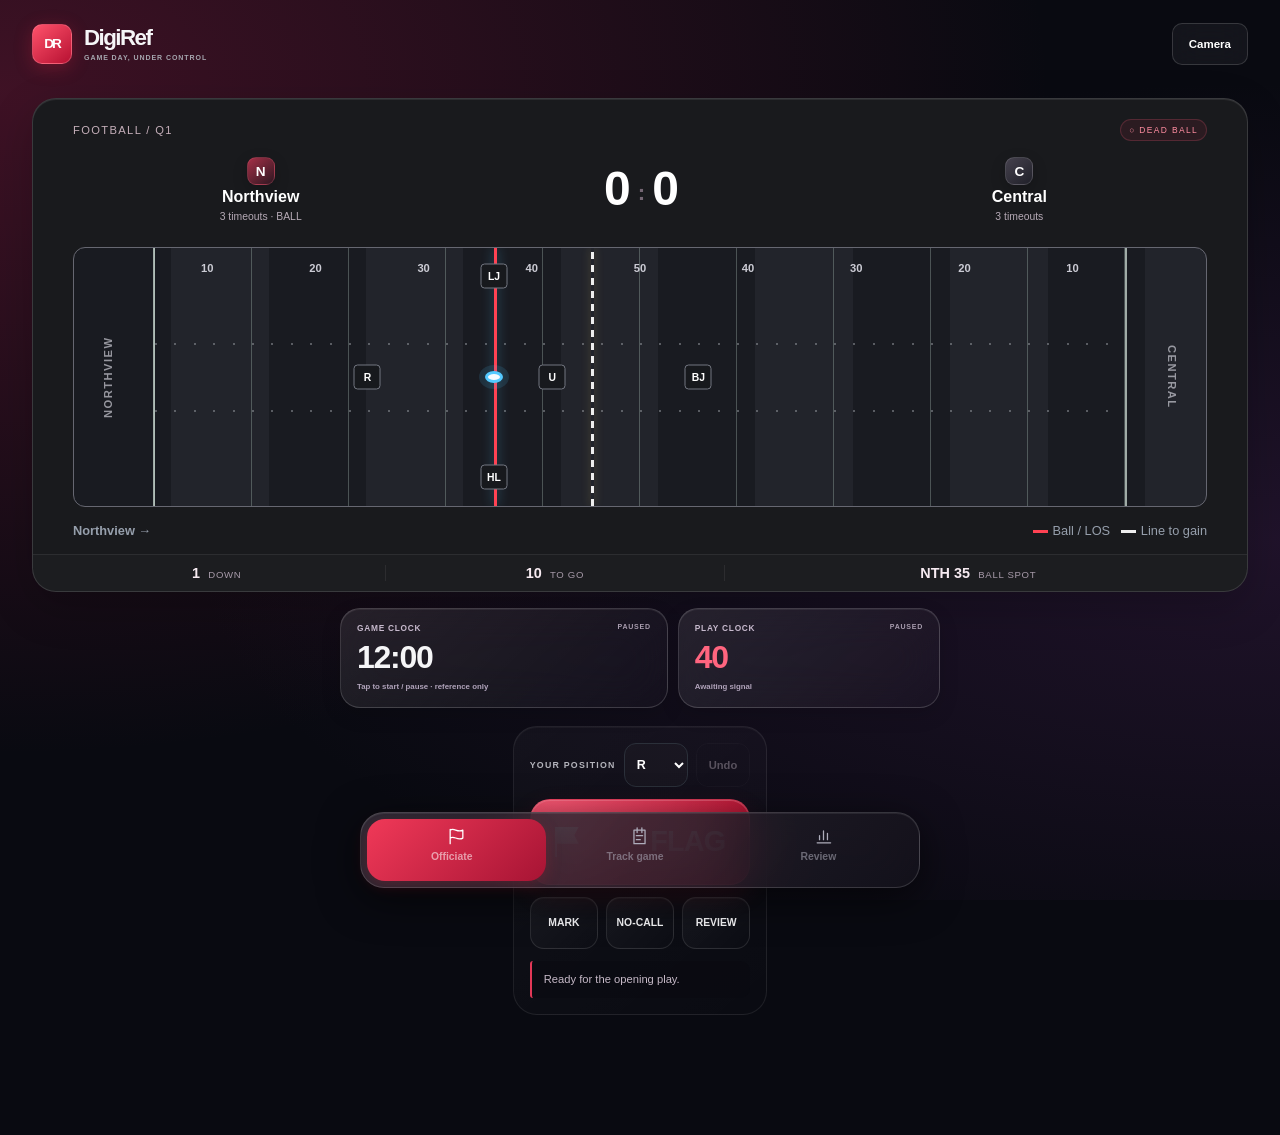
<file: index.html>
<!doctype html>
<html lang="en">
<head><meta charset="utf-8"><meta name="viewport" content="width=device-width,initial-scale=1,viewport-fit=cover"><meta name="theme-color" content="#c8102e"><meta name="description" content="DigiRef local football officiating, game control and crew reports."><title>DigiRef | Game day, under control</title><link rel="icon" href="favicon.svg"><script src="theme.js"></script><link rel="stylesheet" href="styles.css"><link rel="stylesheet" href="console.css"></head>
<body><div id="app"></div><dialog id="flag-dialog" aria-labelledby="flag-title"></dialog><dialog id="enforce-dialog" aria-labelledby="enforce-title"></dialog><dialog id="setup-dialog" aria-labelledby="setup-title"></dialog><div id="toast" role="status" aria-live="polite"></div><noscript>DigiRef requires JavaScript to operate the game controls.</noscript><script type="module" src="app.js?v=football-pilot18"></script><script type="module" src="camera.js?v=football-pilot18"></script><script type="module" src="coverage.js"></script></body>
<link rel="stylesheet" href="gameday.css?v=23">
<link rel="stylesheet" href="premium.css?v=24">
<script type="module" src="evidence.js?v=evidence19"></script>
<script type="module" src="cloud.js?v=review20"></script>
<script>document.head.insertAdjacentHTML('beforeend','<link rel="manifest" href="manifest.webmanifest"><meta name="apple-mobile-web-app-capable" content="yes"><meta name="apple-mobile-web-app-title" content="DigiRef"><meta name="apple-mobile-web-app-status-bar-style" content="default">');</script>
</html>
</file>
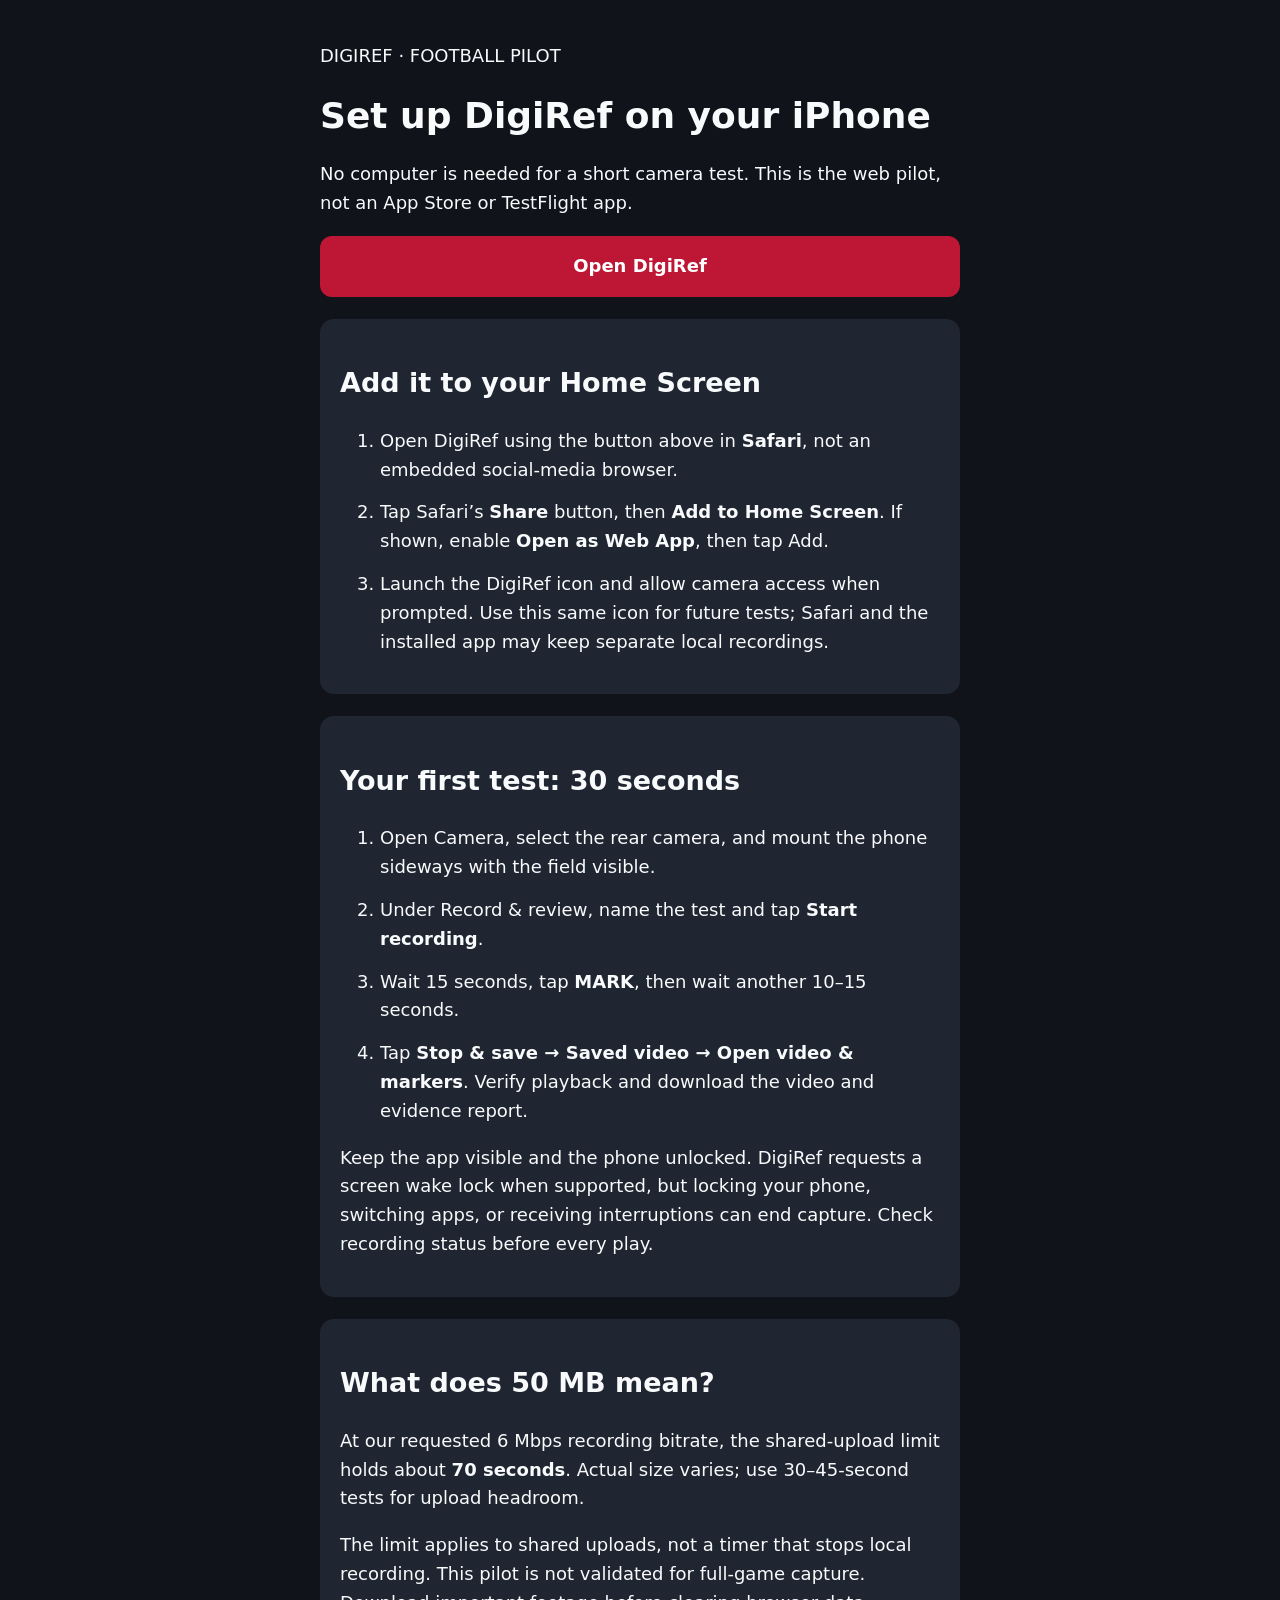
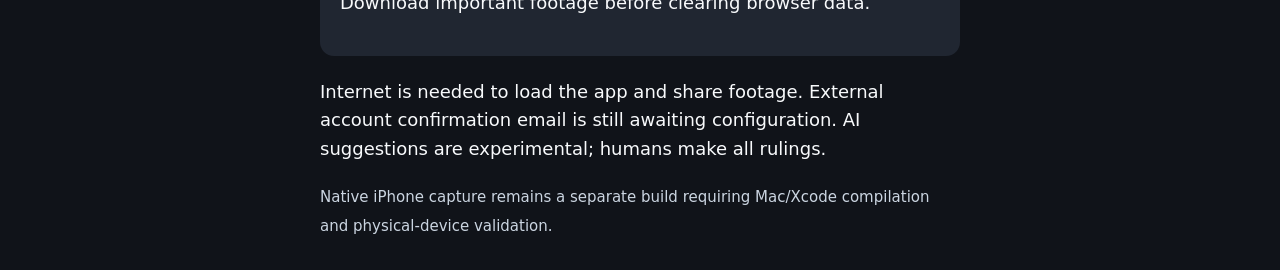
<file: iphone.html>
<!doctype html>
<html lang="en"><head><meta charset="utf-8"><meta name="viewport" content="width=device-width,initial-scale=1,viewport-fit=cover"><meta name="theme-color" content="#c8102e"><title>DigiRef · iPhone setup</title><link rel="icon" href="favicon.svg"><style>
*{box-sizing:border-box}body{margin:0;background:#101319;color:#f8fafc;font:18px/1.6 system-ui;padding:max(24px,env(safe-area-inset-top)) max(20px,env(safe-area-inset-right)) max(30px,env(safe-area-inset-bottom)) max(20px,env(safe-area-inset-left))}main{max-width:640px;margin:auto}h1{line-height:1.15}li{margin:14px 0}a{color:#fff}a.button{display:block;background:#bd1735;padding:16px;text-align:center;border-radius:12px;font-weight:700;text-decoration:none}section{background:#202631;padding:20px;border-radius:14px;margin:22px 0}small{color:#cbd5e1}
</style></head><body><main><p>DIGIREF · FOOTBALL PILOT</p><h1>Set up DigiRef on your iPhone</h1><p>No computer is needed for a short camera test. This is the web pilot, not an App Store or TestFlight app.</p>
<a class="button" href="/?v=iphone21">Open DigiRef</a>
<section><h2>Add it to your Home Screen</h2><ol><li>Open DigiRef using the button above in <strong>Safari</strong>, not an embedded social-media browser.</li><li>Tap Safari’s <strong>Share</strong> button, then <strong>Add to Home Screen</strong>. If shown, enable <strong>Open as Web App</strong>, then tap Add.</li><li>Launch the DigiRef icon and allow camera access when prompted. Use this same icon for future tests; Safari and the installed app may keep separate local recordings.</li></ol></section>
<section><h2>Your first test: 30 seconds</h2><ol><li>Open Camera, select the rear camera, and mount the phone sideways with the field visible.</li><li>Under Record &amp; review, name the test and tap <strong>Start recording</strong>.</li><li>Wait 15 seconds, tap <strong>MARK</strong>, then wait another 10–15 seconds.</li><li>Tap <strong>Stop &amp; save → Saved video → Open video &amp; markers</strong>. Verify playback and download the video and evidence report.</li></ol><p>Keep the app visible and the phone unlocked. DigiRef requests a screen wake lock when supported, but locking your phone, switching apps, or receiving interruptions can end capture. Check recording status before every play.</p></section>
<section><h2>What does 50 MB mean?</h2><p>At our requested 6 Mbps recording bitrate, the shared-upload limit holds about <strong>70 seconds</strong>. Actual size varies; use 30–45-second tests for upload headroom.</p><p>The limit applies to shared uploads, not a timer that stops local recording. This pilot is not validated for full-game capture. Download important footage before clearing browser data.</p></section>
<p>Internet is needed to load the app and share footage. External account confirmation email is still awaiting configuration. AI suggestions are experimental; humans make all rulings.</p><small>Native iPhone capture remains a separate build requiring Mac/Xcode compilation and physical-device validation.</small></main></body></html>
</file>
<file: styles.css>
:root{font-family:Inter,Arial,Helvetica,sans-serif;color:#1a1b1e;background:#f1f2f4;--red:#c8102e;--ink:#141518;--muted:#62656c;--line:#dedfe3}*{box-sizing:border-box}body{margin:0}button,input,select,textarea{font:inherit;min-height:48px;border:1px solid #c6c8cf;border-radius:7px;background:white;color:var(--ink);padding:10px 13px}button{cursor:pointer;font-weight:700;touch-action:manipulation}button:hover{background:#f5f5f7;border-color:#8f929b}button:disabled{cursor:not-allowed;opacity:.43}button:focus-visible,a:focus-visible,input:focus-visible,summary:focus-visible,select:focus-visible,textarea:focus-visible{outline:3px solid #2267d4;outline-offset:3px}input:not([type=checkbox]),select,textarea{width:100%}input[type=checkbox]{width:22px;min-height:22px;accent-color:var(--red);flex-shrink:0}label{display:grid;gap:7px;font-size:.875rem;font-weight:650}textarea{resize:vertical;min-height:90px}h1,h2,h3,p{margin:0}h1{font-size:1.65rem;letter-spacing:-.05em}h2{font-size:1.08rem;letter-spacing:-.02em}h3{font-size:1rem}p{line-height:1.5}small,.muted{color:var(--muted);font-size:.875rem;line-height:1.5}a{color:#a40a23}hr{border:0;border-top:1px solid var(--line);margin:18px 0}[hidden]{display:none!important}.masthead{height:82px;display:flex;align-items:center;justify-content:space-between;gap:20px;max-width:1400px;margin:auto;padding:0 34px}.brand{display:flex;align-items:center;gap:11px;font-size:1.5rem;font-weight:850;letter-spacing:-1px}.brandmark{display:grid;place-items:center;width:43px;height:43px;background:var(--red);color:white;font-size:1.05rem;font-style:italic;letter-spacing:-2px;border-radius:6px}.top-actions{display:flex;gap:12px;align-items:center}.status{font-size:.8rem;color:#585c63;display:flex;align-items:center;gap:7px}.status:before{content:'';width:7px;height:7px;background:#8e929b;border-radius:50%}.workspace{max-width:1400px;margin:auto;padding:0 34px 45px}.scoreboard{background:linear-gradient(110deg,#17181c,#24252a);color:#fff;border-radius:14px;display:grid;grid-template-columns:1fr 220px 1fr;padding:25px 38px;position:relative;overflow:hidden}.scoreboard:before{position:absolute;content:'';left:0;top:0;bottom:0;width:5px;background:var(--red)}.team-score{display:flex;align-items:center;gap:22px}.team-score.right{justify-content:flex-end;text-align:right}.team-monogram{font-size:1.75rem;font-weight:900;background:#33343a;width:58px;height:64px;display:grid;place-items:center;border-radius:8px;border-bottom:3px solid var(--red)}.team-name{font-size:1.25rem;font-weight:750}.team-meta{font-size:.75rem;letter-spacing:.1em;text-transform:uppercase;color:#b8bac2;margin-top:6px}.score{font-size:3.25rem;font-weight:800;font-variant-numeric:tabular-nums;line-height:1}.game-center{text-align:center;border-left:1px solid #414248;border-right:1px solid #414248}.game-center>div:first-child{font-size:.75rem;letter-spacing:.13em;color:#c7c8ce}.game-center strong{display:block;font-size:2.6rem;font-variant-numeric:tabular-nums;letter-spacing:-.03em;line-height:1.25}.game-center small{color:#dadbe0}.under-score{display:flex;align-items:center;justify-content:space-between;gap:10px;padding:13px 2px;color:#4d5058;font-size:.875rem}.possession-mark{color:#e12742}.portal-nav{display:flex;border-bottom:1px solid #cdd0d6;gap:28px;margin:8px 0 24px}.portal-nav button{background:transparent;border:0;border-radius:0;padding:15px 1px;color:#656872;position:relative}.portal-nav button.active{color:var(--red)}.portal-nav button.active:after{position:absolute;content:'';height:3px;background:var(--red);bottom:-1px;left:0;right:0}.portal-nav button span{display:inline-grid;place-items:center;border:1px solid currentColor;border-radius:4px;width:22px;height:22px;font-size:.75rem;margin-right:9px}.page-title{display:flex;align-items:center;justify-content:space-between;gap:16px;margin-bottom:20px}.eyebrow{font-size:.7rem;font-weight:800;color:var(--red);letter-spacing:.15em;text-transform:uppercase;margin-bottom:6px}.layout{display:grid;grid-template-columns:minmax(0,1.6fr) minmax(300px,1fr);gap:22px}.stack{display:grid;gap:20px;align-content:start}.card{background:white;border:1px solid #e0e1e5;border-radius:12px;padding:22px;min-width:0}.card-head{display:flex;align-items:center;justify-content:space-between;gap:10px;margin-bottom:18px}.field{height:210px;background:#24272b;position:relative;border:2px solid #555a62;border-radius:8px;overflow:hidden;margin:14px 0}.field-inner{position:absolute;inset:0 7%;background:repeating-linear-gradient(90deg,transparent 0,transparent calc(10% - 1px),#73767c calc(10% - 1px),#73767c 10%);border-left:2px solid white;border-right:2px solid white}.field-inner:before,.field-inner:after{content:'';position:absolute;height:2px;left:0;right:0;top:37%;background:repeating-linear-gradient(90deg,#8e9298 0,#8e9298 2px,transparent 2px,transparent 2%)}.field-inner:after{top:63%}.field-label{position:absolute;top:10px;bottom:10px;width:6%;display:grid;place-items:center;writing-mode:vertical-rl;font-size:.7rem;color:#ccc;font-weight:800;letter-spacing:.13em}.field-label.right{right:0}.field-label.left{left:0;transform:rotate(180deg)}.yardnums{position:absolute;top:14px;left:7%;right:7%;display:flex;justify-content:space-around;color:#ccd0d5;font-size:.7rem}.los,.ltg{position:absolute;top:0;bottom:0;width:3px;z-index:1;background:#ed334f}.ltg{background:white;width:2px}.ball-marker{position:absolute;top:50%;transform:translate(-50%,-50%);z-index:3;width:18px;height:12px;background:#fff;border:3px solid #d41b37;border-radius:50%}.official{position:absolute;transform:translate(-50%,-50%);z-index:2;display:grid;place-items:center;min-width:27px;height:25px;border:1px solid #737781;background:#17191d;color:#fff;font-size:.65rem;font-weight:750;border-radius:4px}.field-legend{display:flex;justify-content:space-between;gap:10px;flex-wrap:wrap;font-size:.8rem}.legend-line{display:inline-block;width:15px;height:3px;background:var(--red);vertical-align:middle;margin-right:5px}.legend-line.gain{background:#70747d}.field-facts{display:grid;grid-template-columns:repeat(3,1fr);gap:10px;padding-top:18px;margin-top:18px;border-top:1px solid var(--line)}.field-facts strong{display:block;margin-top:5px;font-size:1.1rem}.clock-panel{display:grid;grid-template-columns:1fr 1fr;gap:15px}.clock-tile{padding:15px;background:#f5f5f7;border-radius:8px}.clock-tile strong{display:block;font-size:3.2rem;font-weight:800;font-variant-numeric:tabular-nums;letter-spacing:-.06em;line-height:1.15}.clock-tile small{display:block}.critical{color:var(--red)}.signal{margin-top:14px;padding:11px 0 0;border-top:1px solid var(--line);font-size:.875rem;display:flex;justify-content:space-between;gap:8px}.flag-button{display:flex;align-items:center;justify-content:space-between;width:100%;min-height:124px;background:linear-gradient(120deg,#c5102c,#e01c3b);border:0;color:white;padding:22px 27px;border-radius:10px;box-shadow:0 7px 16px #b9102820}.flag-button:hover{background:#b40f27;border:0}.flag-button strong{font-size:2.5rem;letter-spacing:-.06em}.flag-button span{font-size:.875rem;text-align:right;line-height:1.5;font-weight:500}.flag-icon{width:35px;height:38px;position:relative;border-left:3px solid white}.flag-icon:after{content:'';position:absolute;left:0;top:0;width:27px;height:21px;background:#fff;clip-path:polygon(0 0,100% 0,80% 50%,100% 100%,0 100%)}.action-grid{display:grid;grid-template-columns:1fr 1fr;gap:10px}.action-grid button{min-height:62px}.primary{background:var(--ink);border-color:var(--ink);color:white}.primary:hover{background:#33353b;color:white}.red{background:var(--red);color:white;border-color:var(--red)}.red:hover{background:#ad1029;color:white}.wide{grid-column:1/-1;width:100%}.count-badge{display:inline-grid;place-items:center;min-width:24px;height:24px;background:#f9e7eb;color:#a60922;border-radius:4px;font-size:.8rem;font-weight:800}.queue-row{display:flex;justify-content:space-between;align-items:center;gap:12px;padding:14px 0;border-top:1px solid var(--line)}.queue-row p{font-size:.875rem;margin-top:4px}.queue-row button{min-width:58px}.empty{padding:21px 0;color:#777a83;font-size:.9rem;line-height:1.6}.inline{display:flex;gap:10px;align-items:center;flex-wrap:wrap}.inline>*{flex:1}.form-grid{display:grid;grid-template-columns:repeat(2,minmax(0,1fr));gap:15px}.form-grid.three{grid-template-columns:repeat(3,minmax(0,1fr))}.label-note{font-size:.78rem;font-weight:400;color:#777}.warning{border-left:3px solid var(--red);background:#fcf1f3;padding:12px 15px;font-size:.875rem;line-height:1.55;color:#6e2632}.info{padding:13px 15px;background:#f3f4f6;border-radius:6px;font-size:.875rem;line-height:1.55}.toolbar{display:flex;gap:9px;flex-wrap:wrap}.toolbar button{flex:1}.metric-grid{display:grid;grid-template-columns:repeat(4,1fr);gap:14px;margin-bottom:22px}.metric{background:white;border:1px solid #e0e1e5;border-radius:10px;padding:20px}.metric strong{display:block;font-size:2.25rem;letter-spacing:-.06em;margin:7px 0}.metric small{font-size:.75rem}.filters{display:grid;grid-template-columns:repeat(4,1fr);gap:12px;margin-bottom:20px}.chart-row{display:grid;grid-template-columns:145px 1fr 30px;align-items:center;gap:12px;margin:14px 0;font-size:.875rem}.bar-track{height:9px;background:#f0f1f3;border-radius:2px;overflow:hidden}.bar-fill{height:100%;background:var(--red)}.quarters{display:grid;grid-template-columns:repeat(4,1fr);gap:10px}.quarter-column{text-align:center;background:#f4f5f7;padding:13px 7px;border-bottom:3px solid var(--red)}.quarter-column strong{display:block;font-size:1.6rem;margin:5px 0}.quarter-column small{font-size:.75rem}.table-wrap{overflow:auto}table{border-collapse:collapse;width:100%;font-size:.875rem}th{text-align:left;font-size:.75rem;color:#656872;text-transform:uppercase;letter-spacing:.05em;background:#f5f5f7}th,td{padding:13px 12px;border-bottom:1px solid var(--line);vertical-align:top}td small{display:block;font-size:.75rem}.event-list{max-height:420px;overflow:auto}.event{display:grid;grid-template-columns:80px 1fr;gap:14px;padding:13px 0;border-bottom:1px solid var(--line);font-size:.875rem}.event time{color:#747782;font-size:.75rem}.event small{display:block;font-size:.75rem;margin-top:4px}.footer-note{font-size:.75rem;color:#767a82;padding:20px 0 0;line-height:1.6}.portal-section{min-width:0}dialog{width:min(680px,calc(100% - 26px));max-height:90dvh;padding:25px;border:0;border-radius:14px;box-shadow:0 20px 100px #0005;color:var(--ink)}dialog::backdrop{background:#10131aca;backdrop-filter:blur(3px)}dialog header{display:flex;align-items:flex-start;justify-content:space-between;gap:15px;margin-bottom:22px}dialog h2{font-size:1.5rem}dialog header p{margin-top:5px;color:var(--muted);font-size:.875rem}.dialog-section{margin:18px 0}.call-list{display:grid;gap:8px;max-height:330px;overflow:auto;margin-top:12px}.call-list button{display:flex;justify-content:space-between;gap:12px;align-items:center;text-align:left;min-height:58px}.call-list button small{font-weight:400;font-size:.75rem;display:block}.call-list button.selected{border:2px solid var(--red);background:#fff4f6}.call-distance{flex-shrink:0;color:var(--red);font-size:.875rem}.checkbox{display:flex;align-items:center;font-size:.875rem;gap:10px}.team-choice{display:grid;grid-template-columns:1fr 1fr 1fr;gap:8px}.team-choice .selected{background:var(--ink);color:white;border-color:var(--ink)}summary{cursor:pointer;font-weight:650;font-size:.875rem;padding:14px 0;min-height:48px}details .form-grid{padding:8px 0 15px}#toast{position:fixed;bottom:25px;left:50%;transform:translateX(-50%);background:#17191e;color:white;border-radius:8px;padding:15px 20px;max-width:calc(100% - 30px);width:max-content;z-index:20;display:none;font-size:.875rem;box-shadow:0 5px 30px #0003}#toast.show{display:block}.small-button{min-height:44px;font-size:.8rem}.error{color:#b20e28;font-size:.875rem;line-height:1.5;margin:12px 0}.selected-call{border:1px solid var(--red);border-radius:8px;padding:15px;margin-top:16px;background:#fff7f8}.selected-call p{font-size:.875rem;margin:7px 0}.sticky-actions{position:sticky;bottom:-25px;background:white;border-top:1px solid var(--line);padding:16px 0 0;margin-top:18px}.enforce-row{padding:14px 0;border-bottom:1px solid var(--line)}.enforce-row label{margin-top:9px}.crew-grid{display:grid;grid-template-columns:repeat(2,1fr);gap:12px}.danger-text{color:var(--red)}
@media(min-width:1100px){.ref-layout .action-stack{grid-column:2;grid-row:1}.ref-layout .field-stack{grid-column:1;grid-row:1}.keeper-layout{grid-template-columns:minmax(0,1.2fr) minmax(0,1fr)}}
@media(max-width:850px){.workspace{padding:0 20px 40px}.masthead{padding:0 20px}.scoreboard{padding:23px 20px;grid-template-columns:1fr 150px 1fr}.team-monogram{display:none}.team-score{gap:14px}.team-name{font-size:1rem}.score{font-size:2.6rem}.layout{grid-template-columns:1fr}.action-stack{order:-1}.metric-grid{grid-template-columns:repeat(2,1fr)}.filters{grid-template-columns:repeat(3,1fr)}}
@media(max-width:540px){.masthead{height:66px;padding:0 15px}.brand{font-size:1.3rem}.brandmark{width:34px;height:34px;font-size:.875rem}.top-actions .status{display:none}.workspace{padding:0 12px 90px}.scoreboard{grid-template-columns:1fr 112px 1fr;padding:18px 12px;border-radius:10px}.team-score{display:grid;justify-items:start;gap:10px}.team-score.right{justify-items:end;display:flex;flex-direction:column-reverse;gap:10px}.team-name{font-size:.875rem}.team-meta{font-size:.65rem;letter-spacing:.06em}.score{font-size:2.25rem}.game-center strong{font-size:2rem}.game-center{align-self:center}.game-center small{font-size:.75rem}.game-center>div:first-child{font-size:.65rem}.under-score{font-size:.75rem;padding:11px 1px;align-items:flex-start}.portal-nav{position:fixed;z-index:8;bottom:0;left:0;right:0;margin:0;border-top:1px solid #dedfe3;border-bottom:0;background:white;gap:0;padding-bottom:env(safe-area-inset-bottom)}.portal-nav button{flex:1;font-size:.75rem;padding:12px 4px;min-height:64px}.portal-nav button span{display:block;margin:0 auto 6px;width:auto;height:auto;border:0;font-size:.65rem;letter-spacing:.08em}.portal-nav button.active:after{top:0;bottom:auto}.page-title{margin:15px 2px}.page-title h1{font-size:1.4rem}.page-title .muted{font-size:.75rem}.card{padding:18px}.flag-button{min-height:102px;padding:16px 24px}.field{height:190px}.field-facts{gap:5px}.field-facts strong{font-size:.95rem}.field-facts small{font-size:.75rem}.form-grid.three{grid-template-columns:repeat(2,minmax(0,1fr))}.filters{grid-template-columns:1fr 1fr}.metric{padding:15px}.metric strong{font-size:2rem}.metric-grid{gap:10px}.chart-row{grid-template-columns:110px 1fr 25px;gap:8px;font-size:.8rem}.clock-tile strong{font-size:2.9rem}.footer-note{font-size:.7rem}.team-choice button{font-size:.8rem;padding:8px}dialog{padding:18px;max-height:94dvh}.sticky-actions{bottom:-18px}.toolbar button{font-size:.8rem}#toast{bottom:82px}.status-text{max-width:180px;text-align:right}.field-legend{font-size:.75rem}.quarter-column small{font-size:.7rem}.quarter-column strong{font-size:1.3rem}.event{grid-template-columns:65px 1fr}}
@media(max-width:300px){.workspace{padding:0 8px 78px}.masthead{padding:0 9px;height:58px}.brand{font-size:1.1rem}.top-actions button{font-size:.7rem;min-height:44px;padding:8px}.brandmark{display:none}.scoreboard{padding:13px 8px;grid-template-columns:1fr 70px 1fr}.game-center strong{font-size:1.35rem}.team-name{font-size:.7rem}.team-meta{display:none}.score{font-size:1.7rem}.game-center small{font-size:.65rem}.under-score{flex-direction:column;gap:4px}.status-text{text-align:left;max-width:100%}.page-title{display:block}.page-title .muted{display:none}.eyebrow{font-size:.65rem}.flag-button{min-height:96px;padding:15px}.flag-button strong{font-size:2.1rem}.flag-button span{font-size:.75rem;max-width:80px}.flag-icon{display:none}.card{padding:12px;border-radius:8px}.clock-panel{gap:6px}.clock-tile{padding:10px 8px}.clock-tile strong{font-size:2.15rem}.clock-tile small{font-size:.75rem}.form-grid,.form-grid.three,.crew-grid,.filters{grid-template-columns:1fr}.action-grid{gap:7px}.action-grid button{padding:9px 5px;font-size:.8rem}.field{height:155px}.official{min-width:21px;height:21px;font-size:.6rem}.yardnums{font-size:.55rem}.field-facts{grid-template-columns:1fr;gap:8px}.field-facts strong{display:inline;margin-left:8px}.team-choice{grid-template-columns:1fr}.metric-grid{grid-template-columns:1fr 1fr;gap:6px}.metric{padding:10px}.metric strong{font-size:1.6rem}.metric>.muted{font-size:.75rem}.quarters{grid-template-columns:1fr 1fr}.chart-row{grid-template-columns:80px 1fr 20px}.portal-nav button{font-size:.65rem}.portal-nav button span{font-size:.6rem}.queue-row{align-items:flex-start;flex-direction:column}.page-title h1{font-size:1.25rem}dialog{width:calc(100% - 10px);padding:12px;max-height:98dvh}dialog header{gap:8px}dialog h2{font-size:1.15rem}dialog header button{padding:8px}.call-list{max-height:240px}.call-list button{font-size:.8rem;padding:10px}.sticky-actions{bottom:-12px}.card-head{flex-wrap:wrap}.toolbar{gap:6px}.toolbar button{padding:8px}}
@media print{body{background:white}.masthead,.portal-nav,.top-actions,button,.filters,.footer-note{display:none!important}.workspace{padding:0}.scoreboard{print-color-adjust:exact}.layout{display:block}.card{break-inside:avoid;margin-bottom:15px}.event-list{max-height:none}.table-wrap{overflow:visible}.metric-grid{grid-template-columns:repeat(4,1fr)}}
@media(max-width:300px){.page-title:has(#assigned){display:none}.masthead{height:44px}.scoreboard{padding:9px 7px}.under-score{font-size:.65rem;gap:2px;padding:7px 1px}.ref-layout .flag-button{min-height:84px;padding:10px 14px}.portal-nav button{min-height:56px}.page-title:has(#assigned)+.ref-layout{margin-top:2px}#toast{bottom:65px;font-size:.75rem;padding:10px;pointer-events:none}}
/* Referee: one primary action, read-only game context. */
.ref-simple{max-width:660px;margin:0 auto}.ref-identity{display:flex;align-items:center;justify-content:space-between;gap:15px;margin:0 0 18px}.ref-identity h1{font-size:1.25rem}.ref-identity label{display:flex;align-items:center;gap:10px;color:var(--muted)}.ref-identity select{width:76px}.ref-simple>.flag-button{min-height:150px}.ref-simple>.flag-button strong{font-size:3.6rem}.ref-essential{display:grid;grid-template-columns:1fr 1.4fr;gap:20px;padding:24px 0;border-bottom:1px solid var(--line);align-items:center}.ref-essential>div{display:grid;gap:7px}.ref-essential>div+div{border-left:1px solid var(--line);padding-left:24px}.ref-essential strong{font-size:3.4rem;line-height:1;font-variant-numeric:tabular-nums}.ref-essential b{font-size:1.15rem}.ref-essential small{font-size:.8rem}.ref-receipt{font-size:.875rem;color:var(--muted);padding:18px 0}.ref-submitted{border-bottom:1px solid var(--line)}.ref-field>summary{color:var(--muted)}.ref-entry .call-list button small,.ref-entry .call-distance,.ref-entry #call-count{display:none}.ref-entry .selected-call>small{display:none}body[data-portal=ref] .footer-note{max-width:660px;margin:auto}body[data-portal=ref] .status-text{display:none}
:root[data-theme=dark]{color-scheme:dark;color:#f1f2f5;background:#101114;--ink:#f1f2f5;--muted:#adb1bd;--line:#343740;--red:#ee3655}
[data-theme=dark] button,[data-theme=dark] input,[data-theme=dark] select,[data-theme=dark] textarea{background:#24262d;color:#f1f2f5;border-color:#4a4e59}
[data-theme=dark] button:hover{background:#31343d;border-color:#767c8b}
[data-theme=dark] .card,[data-theme=dark] .metric,[data-theme=dark] dialog{background:#1b1d23;border-color:#343740;color:#f1f2f5}
[data-theme=dark] .clock-tile,[data-theme=dark] .info,[data-theme=dark] th,[data-theme=dark] .quarter-column{background:#252830;color:#e5e7ed}
[data-theme=dark] .portal-nav{background:#101114;border-color:#343740}
[data-theme=dark] .portal-nav button{background:transparent;color:#aeb3bf}
[data-theme=dark] .portal-nav button.active{color:#ff607a}
[data-theme=dark] .under-score,[data-theme=dark] .status,[data-theme=dark] .label-note,[data-theme=dark] .empty,[data-theme=dark] .footer-note,[data-theme=dark] .event time{color:#abb1be}
[data-theme=dark] .primary{background:#f0f1f5;border-color:#f0f1f5;color:#191b20}
[data-theme=dark] .primary:hover{background:#d8dce5;color:#101114}
[data-theme=dark] .flag-button,[data-theme=dark] .red{color:white;background:linear-gradient(115deg,#bc1230,#db2042);border-color:#e12a49}
[data-theme=dark] .flag-button:hover,[data-theme=dark] .red:hover{background:#d02343}
[data-theme=dark] .warning,[data-theme=dark] .selected-call{background:#351d27;color:#f3bdc7;border-color:#e34662}
[data-theme=dark] .team-choice .selected{background:#e9ecf2;color:#17191e;border-color:#e9ecf2}
[data-theme=dark] .call-list button.selected{background:#3b202b;border-color:#ff647f}
[data-theme=dark] .sticky-actions{background:#1b1d23}
[data-theme=dark] .bar-track{background:#343740}
[data-theme=dark] .count-badge{background:#492431;color:#ffb3c2}
[data-theme=dark] a,[data-theme=dark] .error,[data-theme=dark] .danger-text{color:#ff8096}
[data-theme=dark] .scoreboard{background:linear-gradient(110deg,#1b1d23,#272a32);border:1px solid #363943}
@media(max-width:540px){.ref-identity{margin:8px 0 14px}.ref-simple>.flag-button{min-height:125px}.ref-essential{gap:12px;padding:20px 0}.ref-essential>div+div{padding-left:16px}.ref-essential b{font-size:1rem}}
@media(max-width:300px){.ref-identity{margin:4px 0 8px}.ref-identity h1{display:none}.ref-identity label{font-size:.75rem;justify-content:space-between;width:100%}.ref-identity select{min-height:44px;padding:6px;width:65px}.ref-simple>.flag-button{min-height:84px}.ref-simple>.flag-button strong{font-size:2.2rem}.ref-essential{gap:8px;padding:14px 0}.ref-essential>div+div{padding-left:10px}.ref-essential strong{font-size:2.5rem}.ref-essential b{font-size:.8rem}.ref-essential span{font-size:.8rem}.ref-essential small{font-size:.65rem}body[data-portal=ref] .under-score{display:none}body[data-portal=ref] .scoreboard{margin-bottom:6px}body[data-portal=ref] .team-meta{display:none}body[data-portal=ref] .masthead{height:44px}.top-actions{gap:5px}}
@media print{[data-theme=dark]{color-scheme:light;color:#111;background:white}[data-theme=dark] .card,[data-theme=dark] .metric{background:white;color:#111}}
@media(max-width:300px){body[data-portal=ref] .scoreboard{padding-top:4px;padding-bottom:4px}.ref-identity{margin:0 0 4px}}
/* Athletic command surface: deliberate type scale, open space, single red action. */
:root{font-family:"Segoe UI",Arial,sans-serif;--red:#f3264d;--line:#d8dce3}body{background:radial-gradient(ellipse at 85% 8%,#e9eaf0 0,transparent 55%)}.masthead{height:94px}.brand{font-size:1.65rem;letter-spacing:-1.2px;line-height:1}.brandmark{width:46px;height:46px;border-radius:2px;background:#f3264d;transform:skew(-7deg);font-family:Bahnschrift,"Arial Narrow",sans-serif;font-style:italic;font-size:1.15rem}.brand-sub{display:block;font-size:.53rem;letter-spacing:.22em;line-height:1;color:#898f9c;margin-top:8px;font-weight:700}.top-actions button{border-radius:3px;min-height:40px;font-size:.75rem;padding:8px 13px;background:transparent}.status{font-size:.7rem;text-transform:uppercase;letter-spacing:.09em}.workspace{padding-bottom:32px}.scoreboard{border-radius:4px;padding:26px 35px;grid-template-columns:1fr 240px 1fr;background:linear-gradient(115deg,#191c23,#222630);border:1px solid #3a3e48}.scoreboard:before{width:3px}.team-monogram{border:0;border-radius:0;background:transparent!important;width:54px;height:62px;font-family:Bahnschrift,"Arial Narrow",sans-serif;font-size:3.1rem;font-style:italic;color:#b5bac6;transform:skew(-6deg)}.team-name{font-size:1.1rem;font-weight:650;letter-spacing:.01em}.team-meta{font-size:.65rem;letter-spacing:.14em;margin-top:8px}.score{font-family:Bahnschrift,"Arial Narrow",sans-serif;font-size:4rem;font-weight:700;letter-spacing:-.07em}.game-center{border-color:#ffffff18}.game-center strong{font-family:Bahnschrift,"Arial Narrow",sans-serif;font-size:3.1rem;letter-spacing:-.035em;font-weight:650}.game-center>div:first-child{font-size:.6rem;letter-spacing:.16em}.game-center small{font-size:.75rem}.under-score{font-family:Bahnschrift,"Segoe UI",sans-serif;font-size:.72rem;padding:14px 0;text-transform:uppercase;letter-spacing:.08em}.portal-nav{gap:38px;margin:0 0 36px}.portal-nav button{font-size:.875rem;font-weight:600;padding:19px 1px}.portal-nav button span{border:0;font-family:Bahnschrift,sans-serif;font-size:.65rem;opacity:.55;width:auto;margin-right:10px}.portal-nav button.active:after{height:2px}.page-title h1{font-family:Bahnschrift,"Arial Narrow",sans-serif;font-weight:650;font-size:2.4rem;letter-spacing:-.045em}.eyebrow{font-size:.63rem;letter-spacing:.18em}.card,.metric{border-radius:5px;box-shadow:none}.card h2{font-weight:600}.clock-tile{border-radius:2px}.primary,.red,button,input,select,textarea{border-radius:4px}.metric strong,.clock-tile strong{font-family:Bahnschrift,"Arial Narrow",sans-serif}.bar-track{height:5px;border-radius:0}.ref-simple{max-width:1110px;margin:auto}.ref-identity{margin:0 0 28px;align-items:flex-end}.ref-identity h1{font-family:Bahnschrift,"Arial Narrow",sans-serif;font-size:2.75rem;font-weight:650;letter-spacing:-.055em;line-height:1.12}.ref-identity .eyebrow{margin-bottom:9px;color:#868e9c}.ref-identity label{font-size:.6rem;letter-spacing:.1em;gap:12px}.ref-identity select{font-family:Bahnschrift,sans-serif;font-size:1rem;width:72px;min-height:44px;border-radius:3px}.ref-command{display:grid;grid-template-columns:1.2fr 1fr;gap:42px;align-items:stretch}.flag-command{min-height:310px!important;display:flex;flex-direction:column;align-items:stretch;justify-content:space-between;border-radius:5px!important;padding:26px 32px!important;position:relative;overflow:hidden;background:linear-gradient(125deg,#fc2851 0,#da123b 65%,#b50932 100%)!important;box-shadow:0 18px 50px #e6173b1c!important;text-align:left;isolation:isolate}.flag-command:before{content:'';position:absolute;width:52%;height:150%;right:-25%;top:-25%;transform:rotate(28deg);background:#ff769717;z-index:-1}.flag-command:after{content:'';position:absolute;width:20%;height:150%;right:-5%;top:-25%;transform:rotate(28deg);border-left:1px solid #ffb9c536;z-index:-1}.flag-command:hover{filter:brightness(1.08)}.flag-command-top,.flag-command-bottom{display:flex;align-items:center;justify-content:space-between;gap:15px;width:100%}.flag-command-top>span{font-size:.65rem!important;letter-spacing:.19em;font-weight:700!important}.flag-command .flag-icon{height:28px;width:27px;border-left-width:2px}.flag-command .flag-icon:after{width:23px;height:17px}.flag-command>strong{font-family:Bahnschrift,"Arial Narrow",Impact,sans-serif;font-size:7.5rem!important;font-weight:750;font-stretch:condensed;letter-spacing:-.065em;line-height:1;text-align:left;margin-left:-5px}.flag-command-bottom>span:first-child{font-size:.8rem!important;letter-spacing:.02em}.flag-command .action-arrow{font-family:Arial,sans-serif;font-size:2rem!important;font-weight:400!important;line-height:1}.ref-essential{display:grid;grid-template-columns:1fr;gap:0;padding:0!important;border:0;align-items:stretch}.ref-essential>div{display:grid;gap:9px}.ref-essential>div+div{border-left:0;border-top:1px solid var(--line);padding:19px 0 0!important;margin-top:17px}.ref-essential small{font-size:.62rem;letter-spacing:.13em;font-weight:650}.ref-essential .ref-clock{grid-template-columns:1fr auto;align-items:start}.ref-clock>strong{font-family:Bahnschrift,"Arial Narrow",sans-serif;font-size:6.3rem;line-height:.95;letter-spacing:-.07em;grid-column:2;grid-row:1/3;font-weight:600}.ref-clock>small:last-child{align-self:end;letter-spacing:0;font-size:.8rem;font-weight:400}.ref-essential .ref-possession{gap:10px}.ref-possession>b{font-size:1.1rem;font-weight:500;display:flex;justify-content:space-between;align-items:center}.ref-possession>b>span{color:var(--red);font-size:1.5rem}.ref-down{display:flex;align-items:baseline;justify-content:space-between;gap:12px}.ref-down>strong{font-family:Bahnschrift,"Arial Narrow",sans-serif;font-size:2.6rem;letter-spacing:-.03em;line-height:1.2}.ref-down>strong>span{color:#7d8594;font-size:1.5rem;font-weight:400}.ref-down>span{font-family:Bahnschrift,sans-serif;font-size:1.1rem;color:var(--muted)}.ref-receipt{display:flex;gap:10px;align-items:center;padding:22px 0;font-size:.75rem;border-bottom:1px solid var(--line)}.ref-receipt small{margin-left:auto;font-size:.75rem}.receipt-mark{display:grid;place-items:center;width:20px;height:20px;border:1px solid #758173;border-radius:50%;color:#94ab93;font-size:.65rem}.ref-submitted summary{display:flex;align-items:center;justify-content:space-between;font-size:.65rem;letter-spacing:.1em;padding:20px 0}.ref-field>summary{display:flex;justify-content:space-between;align-items:center;gap:14px;min-height:64px;font-size:.65rem;letter-spacing:.1em}.ref-field>summary:after{content:'+';font-size:1.25rem}.ref-field[open]>summary:after{content:'−'}.ref-field>summary>span{font-size:.75rem;letter-spacing:0;margin-left:auto}.ref-field .card{border:0;border-top:1px solid var(--line);padding:20px 0;background:transparent!important}.ref-field .field{border-radius:3px}body[data-portal=ref] .footer-note{max-width:1110px;font-size:.65rem;color:#858d9b;margin-top:26px}.ref-submitted .count-badge{width:auto;padding:0 8px}.ref-command .flag-command span{max-width:none}
:root[data-theme=dark]{background:#0d1015;color:#edf0f5;--ink:#edf0f5;--muted:#969fac;--line:#2b303a;--red:#fc4267}[data-theme=dark] body{background:radial-gradient(ellipse at 82% 2%,#25304240 0,transparent 46%),#0d1015}[data-theme=dark] .scoreboard{background:linear-gradient(115deg,#171c25,#1d2330);border-color:#333b4a}[data-theme=dark] .portal-nav{background:transparent;border-color:#2b303a}[data-theme=dark] .portal-nav button.active{color:#f3f5fa}[data-theme=dark] .card,[data-theme=dark] .metric{background:#151a23;border-color:#2a313e}[data-theme=dark] input,[data-theme=dark] select,[data-theme=dark] textarea{background:#151b25;border-color:#3a4353}[data-theme=dark] .top-actions button{background:transparent;border-color:#394250;color:#bdc6d3}[data-theme=dark] .clock-tile,[data-theme=dark] .info,[data-theme=dark] th,[data-theme=dark] .quarter-column{background:#1d2531}[data-theme=dark] .ref-identity select{background:transparent}[data-theme=dark] dialog,[data-theme=dark] .sticky-actions{background:#151b25}[data-theme=dark] .ref-field .field{background:#1b2330}.footer-note{line-height:1.65}
@media(min-width:1100px){body[data-portal=ref] .workspace{max-width:1280px}body[data-portal=ref] .masthead{max-width:1280px}}
@media(max-width:850px){.scoreboard{grid-template-columns:1fr 170px 1fr}.score{font-size:3.2rem}.ref-command{gap:26px}.flag-command{min-height:280px!important}.flag-command>strong{font-size:6rem!important}.ref-identity h1{font-size:2.35rem}.ref-clock>strong{font-size:5.5rem}}
@media(max-width:540px){.masthead{height:72px}.brand{font-size:1.45rem}.brandmark{width:34px;height:36px;font-size:.85rem}.brand-sub{font-size:.42rem;margin-top:5px}.scoreboard{padding:16px 13px;grid-template-columns:1fr 104px 1fr}.team-name{font-size:.8rem;letter-spacing:0}.team-meta{font-size:.55rem;letter-spacing:.06em}.score{font-size:2.65rem}.game-center strong{font-size:2.1rem}.game-center>div:first-child{font-size:.55rem;letter-spacing:.06em}.game-center small{font-size:.7rem}.under-score{font-size:.65rem;padding:12px 1px}.portal-nav{gap:0;margin:0;background:#f1f2f4}.portal-nav button{font-size:.7rem;padding:12px 4px}.portal-nav button span{font-size:.55rem;display:block;margin:0 auto 6px}.ref-identity{margin:8px 0 20px;align-items:center}.ref-identity h1{font-size:1.9rem}.ref-identity .eyebrow{font-size:.5rem;margin-bottom:7px}.ref-identity label{display:grid;font-size:.5rem;gap:5px}.ref-identity select{width:64px;min-height:40px;padding:8px;font-size:.875rem}.ref-command{grid-template-columns:1fr;gap:24px}.flag-command{min-height:225px!important;padding:22px 25px!important}.flag-command>strong{font-size:6rem!important}.flag-command-top>span{font-size:.55rem!important}.flag-command-bottom>span:first-child{font-size:.7rem!important}.ref-essential{grid-template-columns:.8fr 1.2fr;gap:22px}.ref-essential .ref-clock{display:grid;grid-template-columns:1fr;gap:8px}.ref-clock>strong{grid-column:1;grid-row:2;font-size:4.8rem;line-height:1}.ref-clock>small:last-child{font-size:.7rem}.ref-essential>div+div{border-top:0;border-left:1px solid var(--line);padding:0 0 0 22px!important;margin:0}.ref-essential small{font-size:.55rem}.ref-possession>b{font-size:.9rem}.ref-down{align-items:center}.ref-down>strong{font-size:2.05rem}.ref-down>strong>span{font-size:1.15rem}.ref-down>span{font-size:.8rem}.ref-receipt{padding:20px 0;gap:8px;font-size:.7rem}.ref-receipt small{font-size:.6rem}.ref-field>summary{font-size:.6rem}.ref-field>summary>span{font-size:.65rem}[data-theme=dark] .portal-nav{background:#0d1015eF;backdrop-filter:blur(18px)}body[data-portal=ref] .footer-note{margin-top:12px}.page-title h1{font-size:1.85rem}}
@media(max-width:300px){.masthead{height:44px!important}.brand{font-size:1.1rem}.brand-sub{display:none}.scoreboard{padding:8px 7px!important;grid-template-columns:1fr 72px 1fr}.score{font-size:1.9rem}.game-center strong{font-size:1.5rem}.team-name{font-size:.65rem}.game-center>div:first-child{font-size:.45rem}.game-center small{font-size:.6rem}.ref-identity{margin:5px 0 8px}.ref-identity>div{display:none}.ref-identity label{display:flex;justify-content:space-between;align-items:center;width:100%;font-size:.55rem}.ref-identity select{min-height:36px;width:55px;padding:6px}.flag-command{min-height:90px!important;padding:12px 16px!important}.flag-command-top{display:none}.flag-command>strong{font-size:2.5rem!important;margin-left:0}.flag-command-bottom>span:first-child{font-size:.55rem!important}.flag-command .action-arrow{font-size:1.25rem!important}.ref-command{gap:16px}.ref-essential{gap:12px}.ref-essential>div+div{padding-left:12px!important}.ref-clock>strong{font-size:3.3rem}.ref-possession>b{font-size:.7rem}.ref-down{flex-wrap:wrap;gap:2px}.ref-down>strong{font-size:1.5rem}.ref-down>strong>span{font-size:.8rem}.ref-down>span{font-size:.7rem}.ref-essential small{font-size:.48rem}.ref-receipt{font-size:.65rem;flex-wrap:wrap}.ref-receipt small{display:none}.ref-field>summary>span{display:none}.portal-nav button{min-height:56px;font-size:.65rem;padding:9px 3px}}
@media(prefers-reduced-motion:no-preference){.flag-command{transition:filter .15s,transform .15s}.flag-command:active{transform:scale(.985)}}
/* Field-first referee view: no promotional headings or secondary dashboards. */
.ref-direct{max-width:850px;margin:auto}.ref-direct-bar{display:flex;align-items:center;justify-content:space-between;gap:20px;margin-bottom:16px}.ref-direct-bar label{display:flex;align-items:center;gap:12px;font-size:.8rem;color:var(--muted)}.ref-direct-bar select{width:70px;min-height:44px}.ref-direct-bar>div{display:flex;align-items:center;gap:14px;font-size:.8rem;color:var(--muted)}.ref-direct-bar strong{font-family:Bahnschrift,"Arial Narrow",sans-serif;font-size:2.6rem;line-height:1;color:var(--ink);font-variant-numeric:tabular-nums}.direct-flag{min-height:110px!important;padding:20px 30px!important;border-radius:5px!important;justify-content:space-between}.direct-flag>strong{font-family:Bahnschrift,"Arial Narrow",sans-serif;font-size:3.5rem!important;letter-spacing:-.045em}.direct-field{margin-top:24px}.direct-field-heading{display:flex;justify-content:space-between;gap:15px;align-items:center;font-size:.95rem}.direct-field-heading>strong{font-family:Bahnschrift,sans-serif;font-size:1.15rem}.direct-field>.card{padding:0!important;background:transparent!important;border:0!important}.direct-field .card-head,.direct-field .field-facts,.direct-field details{display:none}.direct-field .official{display:none}.direct-field .field{height:210px;margin:16px 0 12px}.direct-field .field-legend>b{display:none}.direct-field .field-legend{justify-content:flex-end}.direct-field .field-legend span{font-size:.75rem}.direct-field .los{width:4px}.direct-field .ball-marker{width:22px;height:15px}.ref-direct .ref-submitted{margin-top:20px}body[data-portal=ref] .under-score,body[data-portal=ref] .footer-note,body[data-portal=ref] .brand-sub,body[data-portal=ref] .top-actions .status{display:none}body[data-portal=ref] .portal-nav{margin-bottom:22px}body[data-portal=ref] .scoreboard{margin-bottom:8px}
@media(max-width:540px){.ref-direct-bar{margin:16px 0}.direct-flag{min-height:95px!important;padding:16px 24px!important}.direct-flag>strong{font-size:3rem!important}.direct-field{margin-top:20px}.direct-field-heading{font-size:.8rem;gap:8px}.direct-field-heading>strong{font-size:.95rem}.direct-field .field{height:160px;margin-top:12px}body[data-portal=ref] .portal-nav{margin:0}.ref-direct-bar strong{font-size:2.2rem}}
@media(max-width:300px){.ref-direct-bar{margin:8px 0;gap:8px}.ref-direct-bar label,.ref-direct-bar>div{font-size:.65rem;gap:6px}.ref-direct-bar select{width:53px;min-height:40px;padding:6px}.ref-direct-bar strong{font-size:1.8rem}.direct-flag{min-height:64px!important;padding:10px 15px!important}.direct-flag>strong{font-size:2.25rem!important}.direct-field{margin-top:12px}.direct-field-heading{flex-wrap:wrap;gap:4px;font-size:.7rem}.direct-field-heading>strong{font-size:.8rem}.direct-field .field{height:105px;margin:9px 0}.direct-field .field-legend span{font-size:.6rem}.direct-field .field-label{font-size:.5rem}}
/* Contemporary game-day visual system. */
:root{font-family:'Segoe UI Variable','Segoe UI',sans-serif;--red:#ef4764}
[data-theme=dark]{--ink:#f1f5fa;--muted:#95a2b4;--line:#293546;background:#0b1018}
[data-theme=dark] body{background:radial-gradient(ellipse at 75% 0,#20364c66,transparent 55%),#0b1018}
.masthead{height:80px}.brand{font-style:normal;font-weight:750;letter-spacing:-1px}.brandmark{border-radius:13px;transform:none;background:linear-gradient(145deg,#ff647d,#da294b);box-shadow:0 6px 24px #ed36552b}.top-actions button{border-radius:30px;font-size:.75rem;min-height:38px}
.scoreboard{border-radius:22px;padding:24px 30px;background:linear-gradient(120deg,#192738,#111c2b);border:1px solid #334256;box-shadow:0 16px 40px #0002}.scoreboard:before{display:none}.team-monogram{font-style:normal;border:1px solid #ffffff20;border-radius:50%;background:#ffffff08!important;color:#b9cce2;width:56px;height:56px;font-size:1.65rem}.team-score.right .team-monogram{color:#f1b7c2}.team-name{font-family:inherit;font-weight:650}.score,.game-center strong{font-family:'Segoe UI Variable','Segoe UI',sans-serif;font-weight:650;letter-spacing:-.055em}.game-center{border-color:#ffffff14}.game-center>div:first-child{letter-spacing:.1em}.game-center small{display:inline-block;padding:3px 11px;border-radius:20px;background:#ffffff0b;margin-top:5px}.score{font-size:3.35rem}.portal-nav{border:0;gap:5px;padding:5px;background:#ffffff06;border-radius:14px;width:fit-content;margin-top:20px}.portal-nav button{border-radius:10px;padding:11px 22px;font-size:.8rem;min-height:42px}.portal-nav button span{display:none!important}.portal-nav button.active{background:#ffffff10;color:var(--ink)!important;box-shadow:0 2px 8px #0001}.portal-nav button.active:after{display:none}.ref-direct{max-width:850px}.ref-direct-bar{margin-top:22px}.ref-direct-bar select{border-radius:12px}.ref-direct-bar strong{font-family:inherit;font-weight:600}.direct-flag{border-radius:18px!important;background:linear-gradient(115deg,#ee4566,#cf2447)!important;box-shadow:0 12px 30px #bd173322,inset 0 1px #ffffff30;min-height:96px!important}.direct-flag>strong{font-family:inherit;font-weight:650;font-size:2.35rem!important;letter-spacing:.035em}.direct-flag .flag-icon{transform:rotate(-9deg);opacity:.95}.direct-flag:hover{filter:brightness(1.1)}.direct-field{margin-top:26px}.direct-field-heading{font-weight:500}.direct-field-heading>b{font-weight:600}.direct-field-heading>strong{font-family:inherit;font-weight:600}.field,.direct-field .field{background:repeating-linear-gradient(90deg,#163d36 0,#163d36 8.6%,#19443b 8.6%,#19443b 17.2%)!important;border:1px solid #679d8360;border-radius:18px;box-shadow:inset 0 0 45px #061f2580,0 12px 30px #0002}.field-inner{background:repeating-linear-gradient(90deg,transparent 0,transparent calc(10% - 1px),#cae3d548 calc(10% - 1px),#cae3d548 10%);border-color:#ddeee4b0}.field-inner:before,.field-inner:after{opacity:.55}.yardnums{color:#d5e9dd;font-weight:600}.field-label{color:#c5e2d3;opacity:.7}.los,.direct-field .los{background:#55c9ff;width:3px;box-shadow:0 0 12px #55c9ff77}.ltg{background:#f1ce65;box-shadow:0 0 10px #f1ce6544}.ball-marker,.direct-field .ball-marker{background:#f7fbff;border:3px solid #55c9ff;box-shadow:0 0 0 6px #55c9ff20}.legend-line{background:#55c9ff}.legend-line.gain{background:#f1ce65}.field-legend{color:var(--muted)}.card,.metric{border-radius:18px!important;box-shadow:0 8px 25px #00000008}button,input,select,textarea{border-radius:11px}.page-title h1{font-family:inherit;font-weight:650;letter-spacing:-.045em}.clock-tile{border-radius:14px}.metric strong{font-family:inherit;font-weight:600}
[data-theme=dark] .card,[data-theme=dark] .metric{background:linear-gradient(135deg,#172231,#121c29);border-color:#2a384b}[data-theme=dark] .portal-nav{background:#ffffff06}[data-theme=dark] .portal-nav button.active{background:#2c3b4e}[data-theme=dark] input,[data-theme=dark] select,[data-theme=dark] textarea{background:#0e1824;border-color:#344257}
@media(max-width:540px){.masthead{height:68px}.scoreboard{padding:18px 13px;border-radius:18px;grid-template-columns:1fr 104px 1fr}.score{font-size:2.55rem}.game-center strong{font-size:2.1rem}.team-name{font-size:.8rem}.game-center small{font-size:.65rem;padding:2px 8px}.ref-direct-bar{margin:18px 0}.direct-flag{min-height:88px!important;padding:18px 23px!important}.direct-flag>strong{font-size:2rem!important}.direct-field .field{height:180px}.direct-field-heading{font-size:.8rem}.direct-field-heading>strong{font-size:.85rem}.portal-nav,body[data-portal=ref] .portal-nav{width:auto;left:12px;right:12px;bottom:12px;border:1px solid #ffffff16;border-radius:18px;padding:5px;background:#172332f5!important;backdrop-filter:blur(20px);box-shadow:0 8px 30px #0005}.portal-nav button{flex:1;min-height:44px;padding:10px 5px;font-size:.75rem;color:#9eacbe}.portal-nav button.active{color:white!important;background:#33445b}.workspace{padding-bottom:100px}}
@media(max-width:300px){.masthead{height:44px}.scoreboard{border-radius:12px;padding:8px!important;grid-template-columns:1fr 72px 1fr}.score{font-size:1.7rem}.game-center strong{font-size:1.45rem}.team-name{font-size:.65rem}.direct-flag{min-height:62px!important;padding:10px 16px!important;border-radius:12px!important}.direct-flag>strong{font-size:1.6rem!important}.direct-field .field{height:110px;border-radius:12px}.ref-direct-bar{margin:10px 0}.portal-nav button{font-size:.6rem;min-height:38px}.direct-field-heading>strong{font-size:.75rem}}
/* Neutral charcoal palette and visible crew reference markers. */
[data-theme=dark]{--ink:#f5f5f5;--muted:#a4a4aa;--line:#343438;background:#101012}
[data-theme=dark] body{background:radial-gradient(ellipse at 70% 0,#30303355,transparent 55%),#101012}
.scoreboard{background:linear-gradient(120deg,#242427,#19191c);border-color:#39393e}.game-center small{background:#ffffff09}.team-monogram{color:#d5d5d8}.portal-nav button.active{background:#38383d!important}
[data-theme=dark] .card,[data-theme=dark] .metric{background:linear-gradient(135deg,#242427,#1a1a1d);border-color:#36363b}
[data-theme=dark] input,[data-theme=dark] select,[data-theme=dark] textarea{background:#18181b;border-color:#424249}
.direct-field .official{display:grid;background:#f7f7f2;color:#222228;border:1px solid #ffffff;border-radius:50%;min-width:25px;width:25px;height:25px;font-size:.6rem;box-shadow:0 2px 6px #0005;font-weight:800}.direct-field .field{height:200px}.crew-reference{margin-top:8px;color:var(--muted);font-size:.7rem}
@media(max-width:540px){.portal-nav,body[data-portal=ref] .portal-nav{background:#222225f5!important}.portal-nav button{color:#afafb7}.direct-field .field{height:180px}}
@media(max-width:300px){.direct-field .field{height:125px}.direct-field .official{min-width:19px;width:19px;height:19px;font-size:.5rem}}
/* Keep the immediate-review control reachable on small field-test screens. */
.camera-dialog #live-config{display:grid;gap:12px;margin:14px 0}.camera-dialog [aria-pressed=true]{border-color:var(--red);background:#fff1f3;color:#8d0c22}.camera-dialog #film-queue .toolbar{margin-top:10px}
.camera-dialog #camera-stage{position:relative;width:100%;background:#111;border-radius:14px;overflow:hidden;line-height:0}.camera-dialog #field-video{display:block;width:100%;max-height:60vh;background:#111}.camera-dialog #field-overlay{position:absolute;inset:0;width:100%;height:100%;touch-action:none}.camera-dialog #field-scan{display:grid;gap:10px;margin-top:16px;padding:14px;border:1px solid var(--line);border-radius:10px}.camera-dialog #field-scan .toolbar{margin-top:2px}
.camera-dialog [data-running=true] #live-config{display:none}
@media(max-width:540px){.camera-dialog #field-video{max-height:32dvh!important}.camera-dialog #live-review:not(:disabled){position:sticky;bottom:0;z-index:2;background:var(--red);color:white;border-color:var(--red)}}
/* Premium field console: neutral surfaces, restrained brass accents. */
:root{--red:#e14b60;--muted:#88898f;--line:#313136}body{font-family:'Segoe UI Variable Text','Segoe UI',sans-serif}.workspace{max-width:1200px}.masthead{max-width:1200px;height:86px}.brand{font-size:1.4rem;letter-spacing:-.06em}.brandmark{border-radius:11px;width:37px;height:37px;background:#f0e8d5;color:#232223;box-shadow:none;font-size:.85rem}.top-actions{gap:8px}.top-actions button{background:transparent!important;color:var(--ink);border:1px solid var(--line);padding:8px 15px;font-weight:500}.scoreboard{padding:28px 30px;border-radius:24px;background:linear-gradient(145deg,#29292c,#1a1a1d)!important;border:1px solid #ffffff12;box-shadow:0 20px 60px #0002,inset 0 1px #ffffff09}.scoreboard .team-monogram{width:48px;height:48px;font-size:1.4rem;color:#d5c9ac;background:#d5c9ac0a!important;border-color:#d5c9ac22}.team-score{gap:18px}.team-name{font-size:1rem}.team-meta{font-size:.6rem;letter-spacing:.13em;color:#97979f}.score{font-size:3.65rem;font-weight:450}.game-center strong{font-size:2.7rem;font-weight:500}.game-center>div:first-child{font-size:.6rem;color:#b7ae9d}.game-center small{color:#c7bfae;font-size:.7rem;letter-spacing:.04em}.portal-nav{margin-top:18px;padding:4px;background:transparent!important}.portal-nav button{font-weight:500;color:var(--muted);padding:11px 20px}.portal-nav button.active{background:#d5c9ac12!important;color:#d5c9ac!important;box-shadow:none}.ref-direct{max-width:850px;padding:22px 26px 26px;background:linear-gradient(150deg,#202023,#17171a);border:1px solid #ffffff0d;border-radius:26px;box-shadow:0 20px 50px #0002}.ref-direct-bar{margin:0 0 20px}.ref-direct-bar label{font-size:.7rem;letter-spacing:.03em}.ref-direct-bar select{background:#ffffff04!important;border:1px solid #ffffff14!important;border-radius:11px;min-height:40px;font-size:.8rem}.ref-direct-bar>div{font-size:.7rem}.ref-direct-bar strong{font-size:2.2rem;font-weight:450}.direct-flag{min-height:78px!important;border-radius:14px!important;background:linear-gradient(115deg,#d94059,#bf2c46)!important;box-shadow:0 8px 24px #a5192920,inset 0 1px #ffffff1c;padding:16px 24px!important}.direct-flag>strong{font-size:1.6rem!important;letter-spacing:.1em;font-weight:600}.direct-flag .flag-icon{width:26px;height:29px;border-left-width:2px}.direct-flag .flag-icon:after{width:22px;height:16px}.direct-field{margin-top:26px}.direct-field-heading{font-size:.8rem}.direct-field-heading>strong{font-size:.9rem;color:#d5c9ac}.direct-field .field{height:230px;border-radius:16px;border-color:#b2ccb02e;background:repeating-linear-gradient(90deg,#244039 0,#244039 8.6%,#28463e 8.6%,#28463e 17.2%)!important;box-shadow:inset 0 0 55px #10231d77}.direct-field .official{background:#eee9dd;color:#27272a;border-color:#d5c9ac;box-shadow:0 2px 8px #0005}.crew-reference{font-size:.65rem;color:#8f8f97;margin-top:12px}.direct-field .field-legend span{font-size:.65rem}.direct-field .field-label{font-size:.6rem;letter-spacing:.19em}.card h2{font-weight:600}.card-head{padding-bottom:14px;border-bottom:1px solid var(--line)}.direct-field .card-head{display:none}.card{padding:24px}.page-title h1{font-size:2rem}.eyebrow{color:#b5a887}dialog{border-radius:24px!important;border:1px solid #ffffff20!important;box-shadow:0 30px 100px #0007}dialog::backdrop{background:#09090dbb;backdrop-filter:blur(8px)}
[data-theme=light] .ref-direct{background:#fff;border-color:#e2ded7;box-shadow:0 15px 50px #35291209}[data-theme=light] .ref-direct-bar select{background:#f6f4ef!important;border-color:#dedad2!important}[data-theme=light] .direct-field-heading>strong{color:#726344}[data-theme=light] .portal-nav button.active{color:#665834!important}
@media(max-width:540px){.workspace{padding-left:12px;padding-right:12px}.masthead{height:70px;padding:0 14px;gap:8px}.brand{font-size:1.25rem;gap:8px}.brandmark{width:30px;height:32px;font-size:.7rem}.top-actions{gap:5px}.top-actions button{font-size:.65rem;padding:7px 10px;min-height:34px}.scoreboard{border-radius:20px;padding:19px 13px;grid-template-columns:1fr 105px 1fr}.score{font-size:2.6rem}.team-name{font-size:.75rem}.team-meta{font-size:.48rem;letter-spacing:.07em}.game-center strong{font-size:2.1rem}.game-center>div:first-child{font-size:.5rem}.ref-direct{margin-top:17px;padding:17px 15px 19px;border-radius:22px}.ref-direct-bar{margin:0 0 17px}.ref-direct-bar strong{font-size:2rem}.direct-flag{min-height:76px!important;padding:14px 19px!important}.direct-flag>strong{font-size:1.6rem!important}.direct-field{margin-top:21px}.direct-field .field{height:190px}.direct-field-heading{font-size:.7rem}.direct-field-heading>strong{font-size:.75rem}.direct-field .field-legend{justify-content:center}.crew-reference{text-align:center;font-size:.6rem}.portal-nav,body[data-portal=ref] .portal-nav{background:#252528f5!important;border-color:#ffffff10;bottom:14px;left:22px;right:22px;border-radius:20px;padding:6px}.portal-nav button.active{color:#eee4ce!important}.portal-nav button{font-size:.7rem;padding:10px 5px}}
@media(max-width:300px){.masthead{height:50px!important;flex-wrap:wrap;height:auto!important;padding-bottom:8px}.brandmark{display:none}.scoreboard{grid-template-columns:1fr 66px 1fr;padding:10px!important}.score{font-size:1.7rem}.team-name{font-size:.6rem}.game-center strong{font-size:1.4rem}.ref-direct{padding:12px 9px}.direct-field .field{height:140px}.direct-field-heading{flex-wrap:wrap}.direct-flag{min-height:60px!important}.ref-direct-bar label,.ref-direct-bar>div{font-size:.6rem}.portal-nav button{font-size:.55rem}}
.pilot-honeypot{position:absolute!important;left:-10000px!important;width:1px!important;height:1px!important;overflow:hidden!important}
.metric-grid.compact{margin:18px 0}.metric-grid.compact .metric{min-height:105px}.dialog-section .enforce-row{margin-top:12px}.dialog-section .enforce-row p{margin-top:8px;white-space:pre-wrap}
</file>
<file: console.css>
/* DigiRef console system. Shared shell, deliberate hierarchy, minimal field controls. */
:root{font-family:'Segoe UI Variable Text','Segoe UI',sans-serif;--ink:#202124;--muted:#777980;--line:#d8d9dc;--red:#d52d45}
[data-theme=dark]{--ink:#f0f1f2;--muted:#96989f;--line:#303136;background:#101113}
[data-theme=dark] body{background:#101113!important}body{background:#f3f3f1}
.masthead{max-width:1440px;height:88px;padding:0 48px;border-bottom:1px solid var(--line);margin-bottom:32px}.brand{font-size:1.5rem;letter-spacing:-.065em;gap:12px}.brandmark{background:var(--ink)!important;color:#101113;border-radius:7px;width:36px;height:36px;transform:none;box-shadow:none}.brandmark{color:#fff}[data-theme=dark] .brandmark{color:#101113}.brand-sub{display:none!important}.top-actions .status{display:none}.top-actions button{border-radius:6px;min-height:38px;font-size:.75rem;font-weight:550;padding:8px 16px}.workspace{max-width:1440px;padding:0 48px 48px}.scoreboard{border-radius:8px!important;box-shadow:none!important;border:1px solid var(--line)!important;background:#fff!important;padding:24px 32px;grid-template-columns:1fr 210px 1fr;color:#242528}[data-theme=dark] .scoreboard{background:#191a1d!important;color:#f2f3f4}.scoreboard .team-monogram{border-radius:6px;background:#eceeed!important;border:0;width:50px;height:56px;font-size:1.5rem;color:#50545b;font-style:normal}[data-theme=dark] .scoreboard .team-monogram{background:#27282d!important;color:#bec0c7}.team-score{gap:20px}.team-name{font-size:1rem;font-weight:600}.team-meta{font-size:.6rem;letter-spacing:.12em;color:var(--muted)}.score{font-family:Bahnschrift,'Arial Narrow',sans-serif;font-size:3.4rem;font-weight:600}.game-center{border-color:var(--line)}.game-center strong{font-family:Bahnschrift,'Arial Narrow',sans-serif;font-size:2.75rem;font-weight:550}.game-center>div:first-child{color:var(--muted);font-size:.6rem;letter-spacing:.1em}.game-center small{background:transparent;padding:0;font-size:.65rem;color:var(--muted)}.portal-nav,body[data-portal=ref] .portal-nav{background:transparent!important;border-radius:0;padding:0;gap:28px;border-bottom:1px solid var(--line);width:100%;margin:20px 0 30px;box-shadow:none}.portal-nav button{border-radius:0;padding:15px 0;min-height:48px;font-size:.8rem;font-weight:550;color:var(--muted)}.portal-nav button.active{background:transparent!important;color:var(--ink)!important;box-shadow:none}.portal-nav button.active:after{display:block;position:absolute;bottom:-1px;height:2px;background:var(--ink);left:0;right:0;content:''}.under-score{padding:12px 0}.officiating-console{display:grid;grid-template-columns:minmax(0,1fr) 230px;gap:32px;align-items:stretch}.console-pitch{min-width:0;padding:30px;background:#fff;border:1px solid var(--line);border-radius:10px}[data-theme=dark] .console-pitch{background:#17181b}.pitch-heading{display:flex;align-items:center;justify-content:space-between;margin-bottom:28px}.console-kicker{display:block;font-size:.6rem;font-weight:650;letter-spacing:.16em;color:var(--muted)}.pitch-heading h1{font-family:Bahnschrift,'Arial Narrow',sans-serif;font-size:2.8rem;font-weight:550;letter-spacing:-.035em;line-height:1;margin-top:12px}.series-chip{text-align:right}.series-chip strong{display:block;font-size:1.35rem;font-weight:550;letter-spacing:-.04em}.series-chip>span{display:block;color:var(--muted);font-size:.75rem;margin-top:7px}.console-field>.card{background:transparent!important;padding:0!important;border:0!important;box-shadow:none!important}.console-field .card-head,.console-field .field-facts,.console-field details{display:none}.console-field .field{height:320px;margin:0;border:1px solid #7a968744;border-radius:6px;box-shadow:inset 0 0 60px #081b1280;background:repeating-linear-gradient(90deg,#243e32 0,#243e32 8.6%,#294337 8.6%,#294337 17.2%)!important}.console-field .field-inner{background:repeating-linear-gradient(90deg,transparent 0,transparent calc(10% - 1px),#d2e1d64a calc(10% - 1px),#d2e1d64a 10%);border-color:#d2e1d69a}.console-field .yardnums{top:25px;color:#c7d6c9;font-size:.7rem;font-family:Bahnschrift,sans-serif}.console-field .field-label{font-size:.65rem;letter-spacing:.22em;color:#abbcaf}.console-field .official{display:grid;width:30px;min-width:30px;height:30px;border-radius:50%;background:#f0f0e9;border:2px solid #ffffff;color:#28332b;box-shadow:0 2px 9px #0006;font-size:.62rem;font-weight:750}.console-field .ball-marker{background:#fff;border-color:#63c8ec;box-shadow:0 0 0 5px #63c8ec22;width:20px;height:13px}.console-field .los{background:#63c8ec;width:2px;box-shadow:none}.console-field .ltg{background:#e4c677;width:2px;box-shadow:none}.console-field .field-legend{margin-top:16px;justify-content:flex-end;color:var(--muted);font-size:.65rem}.console-field .field-legend>b{display:none}.pitch-footer{display:flex;justify-content:space-between;gap:10px;padding-top:20px;margin-top:20px;border-top:1px solid var(--line);font-size:.65rem;color:var(--muted)}.pitch-footer i{display:inline-block;width:6px;height:6px;background:#a5ba9f;border-radius:50%;margin-right:7px}.console-controls{display:flex;flex-direction:column;gap:20px}.official-assignment{display:flex;justify-content:space-between;align-items:center;border-bottom:1px solid var(--line);padding:10px 0 20px}.official-assignment select{width:76px;border-radius:6px;min-height:44px;background:transparent!important;border-color:var(--line)!important;font-weight:650}.console-clock{padding:26px 0 30px;border-bottom:1px solid var(--line)}.console-clock>strong{display:block;font-family:Bahnschrift,'Arial Narrow',sans-serif;font-weight:500;font-size:6.4rem;letter-spacing:-.06em;line-height:1;margin:16px 0 8px}.console-clock>span:last-child{font-size:.75rem;color:var(--muted)}.console-flag{display:grid;grid-template-columns:1fr auto;align-items:center;text-align:left;gap:12px;width:100%;background:#cc3046!important;color:white;border:1px solid #e34a5e!important;border-radius:8px;min-height:132px;padding:24px;box-shadow:none}.console-flag strong{grid-column:1;grid-row:1;font-size:1.9rem;font-weight:650;letter-spacing:.02em}.console-flag .flag-icon{grid-column:2;grid-row:1 / 3;width:24px;height:30px;border-left-width:2px}.console-flag .flag-icon:after{width:22px;height:17px}.console-flag>span{font-size:.7rem;font-weight:400;color:#fff;opacity:.85}.console-flag:hover{filter:brightness(1.08)}.console-reports{font-size:.75rem}.sr-only{position:absolute;width:1px;height:1px;padding:0;margin:-1px;overflow:hidden;clip:rect(0,0,0,0);white-space:nowrap;border:0}.card,.metric{border-radius:8px!important;box-shadow:none!important}[data-theme=dark] .card,[data-theme=dark] .metric{background:#191a1d;border-color:var(--line)}button,input,select,textarea{border-radius:6px}.page-title h1{font-size:1.8rem;font-weight:550}.eyebrow{color:var(--muted)}dialog{border-radius:12px!important}.top-actions{flex-wrap:wrap}body[data-portal=ref] .footer-note{display:none}
@media(max-width:1000px){.masthead{padding:0 24px}.workspace{padding:0 24px 32px}.officiating-console{grid-template-columns:minmax(0,1fr) 180px;gap:22px}.console-pitch{padding:22px}.console-field .field{height:280px}.team-monogram{display:none!important}.scoreboard{grid-template-columns:1fr 170px 1fr}.team-score{gap:14px}.console-clock>strong{font-size:5.3rem}.console-flag{padding:20px}.pitch-footer{flex-wrap:wrap}}
@media(max-width:600px){.masthead{height:66px;margin-bottom:18px;padding:0 16px;gap:8px}.brand{font-size:1.25rem;gap:8px}.brandmark{width:30px;height:32px;font-size:.7rem}.top-actions{gap:5px}.top-actions button{font-size:.6rem;padding:7px 9px;min-height:34px}.workspace{padding:0 16px 96px}.scoreboard{grid-template-columns:1fr 96px 1fr;padding:18px 13px;border-radius:8px!important}.team-score{display:block}.team-score.right{text-align:right}.team-name{font-size:.72rem}.team-meta{font-size:.43rem;letter-spacing:.06em}.score{font-size:2.2rem;display:block;margin-top:8px}.game-center strong{font-size:2rem}.game-center>div:first-child{font-size:.46rem}.game-center small{font-size:.55rem}.officiating-console{display:flex;flex-direction:column;gap:0;margin-top:18px}.console-pitch{padding:20px 15px 16px;border-radius:8px}.pitch-heading{margin-bottom:20px}.pitch-heading h1{font-size:2rem;margin-top:9px}.console-kicker{font-size:.5rem}.series-chip strong{font-size:1.05rem}.series-chip>span{font-size:.6rem}.console-field .field{height:195px}.console-field .yardnums{top:14px;font-size:.55rem}.console-field .official{width:24px;min-width:24px;height:24px;font-size:.52rem}.console-field .field-label{font-size:.45rem}.console-field .field-legend{font-size:.55rem;margin-top:12px}.pitch-footer{font-size:.52rem;margin-top:14px;padding-top:13px;gap:5px}.console-controls{display:grid;grid-template-columns:1fr 1fr;gap:14px;margin-top:18px}.official-assignment{border:0;padding:0;justify-content:flex-start;gap:12px}.official-assignment select{width:63px;min-height:42px;font-size:.8rem}.console-clock{padding:0;border:0;display:flex;align-items:center;justify-content:flex-end;gap:12px}.console-clock>strong{font-size:2.5rem;margin:0}.console-clock>span:last-child{display:none}.console-flag{grid-column:1/-1;min-height:66px;padding:16px 20px;display:flex;justify-content:space-between}.console-flag>strong{font-size:1.4rem}.console-flag>span{display:none}.console-flag .flag-icon{height:26px;order:2}.console-reports{grid-column:1/-1}.portal-nav,body[data-portal=ref] .portal-nav{position:fixed;bottom:0;left:0;right:0;margin:0;padding:0 16px;padding-bottom:env(safe-area-inset-bottom);z-index:20;background:#f3f3f1f5!important;backdrop-filter:blur(15px);border-top:1px solid var(--line);border-bottom:0;gap:0;border-radius:0}.portal-nav button{flex:1;padding:16px 8px;min-height:54px;font-size:.7rem}.portal-nav button.active:after{bottom:auto;top:0;left:20%;right:20%;background:var(--ink)}[data-theme=dark] .portal-nav,body[data-portal=ref][data-theme=dark] .portal-nav{background:#101113f5!important}[data-theme=dark] body[data-portal=ref] .portal-nav{background:#101113f5!important}.page-title{flex-wrap:wrap}}
@media(max-width:300px){.masthead{height:auto!important;min-height:52px;flex-wrap:wrap;margin-bottom:10px;padding:8px}.workspace{padding:0 8px 80px}.brandmark{display:none}.scoreboard{grid-template-columns:1fr 65px 1fr;padding:10px 8px!important}.team-name{font-size:.6rem}.game-center strong{font-size:1.35rem}.score{font-size:1.65rem}.console-pitch{padding:12px 9px}.console-field .field{height:130px}.pitch-heading h1{font-size:1.4rem}.series-chip strong{font-size:.8rem}.pitch-footer{font-size:.45rem}.console-clock>strong{font-size:1.8rem}.official-assignment{gap:5px}.official-assignment select{width:49px}.console-flag{min-height:56px}.portal-nav button{font-size:.6rem}}
.work-summary{display:flex;justify-content:space-between;gap:24px;align-items:center;padding:24px;margin-bottom:24px;background:#f6f7f4;border:1px solid var(--line);border-left:3px solid #7c9c80;border-radius:8px}.work-summary h2{margin-top:8px;font-size:1.2rem}.work-summary p{font-size:.8rem;color:var(--muted);margin-top:7px}.work-summary .toolbar{flex-shrink:0}.console-reports summary{padding:14px 0}.console-reports .queue-row{align-items:center;font-size:.75rem}.console-reports .queue-row button{font-size:.7rem;white-space:nowrap}[data-theme=dark] .work-summary{background:#1a201b}@media(max-width:750px){.work-summary{align-items:stretch;flex-direction:column;gap:16px;padding:18px}.work-summary .toolbar{flex-wrap:wrap}}
</file>
<file: gameday.css>
/* Game-day visual system. Loaded last to replace earlier prototype themes. */
:root,[data-theme=dark],[data-theme=light]{color-scheme:dark;--ink:#f5f5f7;--muted:#a5a5ae;--line:#303036;--red:#ef3340;--bg:#08090b;--surface:#121317;--card:#121317;--text:#f5f5f7;font-family:Inter,ui-sans-serif,-apple-system,BlinkMacSystemFont,'Segoe UI',sans-serif;background:#08090b;color:#f5f5f7}
html body{background:#08090b!important;color:#f5f5f7!important;margin:0}
*{scrollbar-color:#46464f #121317}button,input,select,textarea{font:inherit}button{min-height:48px;border:1px solid #34343d!important;background:#1b1c22!important;color:#f5f5f7!important;border-radius:12px!important;font-weight:650;transition:background .15s,border-color .15s,transform .15s}button:hover:not(:disabled){background:#2a2b33!important;border-color:#777783!important}button:active:not(:disabled){transform:translateY(1px)}button:disabled{opacity:.38}button:focus-visible,a:focus-visible,summary:focus-visible{outline:3px solid #ff6872;outline-offset:4px}input,select,textarea{min-height:48px;background:#0b0c0f!important;color:#fff!important;border:1px solid #45454f!important;border-radius:10px!important;padding:12px;font-size:16px}label{color:#bfc0c8;font-size:.8rem;gap:8px}small,.muted,.footer-note{color:#a5a5ae!important}h1,h2,h3,p{overflow-wrap:anywhere}h2{font-size:1.15rem;letter-spacing:-.03em}h3{font-size:1rem}.eyebrow,.console-kicker{color:#b4b4bc!important;font-size:.65rem;letter-spacing:.14em}.primary,.red,button[data-action=snap],button[data-action=quick-incomplete],button[data-camera-open]{background:#e32939!important;border-color:#ef4351!important;color:#fff!important}.primary:hover,.red:hover,button[data-action=snap]:hover,button[data-camera-open]:hover{background:#fc3c4c!important}.danger-text{color:#ff7d87!important}
.masthead{height:82px;max-width:1480px;margin:0 auto 24px;padding:0 36px;border-bottom:1px solid #27272e;gap:20px}.brand{font-size:1.6rem;letter-spacing:-.07em;font-weight:800}.brandmark{background:#e32939!important;color:#fff!important;border-radius:10px;width:40px;height:40px;font-size:.85rem;font-style:normal}.brand-sub{display:block!important;color:#a5a5ae;font-size:.52rem;letter-spacing:.19em;margin-top:5px}.top-actions{gap:8px}.top-actions button{min-height:44px;font-size:.75rem;border-radius:10px!important}.top-actions [data-action=theme]{display:none}.workspace{max-width:1480px;padding:0 36px 44px}.scoreboard{position:relative;overflow:hidden;background:linear-gradient(115deg,#19191f,#101115)!important;border:1px solid #36363f!important;border-radius:20px!important;box-shadow:0 14px 50px #0004!important;grid-template-columns:1fr 210px 1fr;padding:24px 32px;color:#fff!important}.scoreboard:before{content:'';position:absolute;left:0;top:20%;height:60%;width:4px;background:#ed3343}.team-monogram{background:#25262d!important;color:#e7e7ec!important;border:1px solid #3d3d46!important;width:46px;height:46px!important;border-radius:12px!important;font-size:1.3rem!important}.team-score{gap:18px}.team-name{font-size:1.02rem;font-weight:700}.team-meta{font-size:.6rem;letter-spacing:.09em;margin-top:6px}.score{font-family:ui-sans-serif,system-ui,sans-serif;font-size:3.5rem;font-weight:800;letter-spacing:-.08em;font-variant-numeric:tabular-nums}.game-center{border-color:#34343e}.game-center strong{font-family:ui-sans-serif,system-ui,sans-serif;font-size:2.6rem;letter-spacing:-.06em;font-weight:700;font-variant-numeric:tabular-nums}.game-center small{color:#f5f5f7!important;background:#282930;padding:5px 12px;border-radius:6px;display:inline-block;margin-top:6px}.under-score{padding:14px 8px;font-size:.7rem}.under-score b{color:#d4d4dc;letter-spacing:.07em}.under-score .status-text{color:#8d8e99}.possession-mark{color:#ff4858}
.portal-nav,body[data-portal=ref] .portal-nav{position:static;display:flex;width:fit-content;background:#14151a!important;border:1px solid #32333c;border-radius:14px!important;padding:5px;gap:4px;margin:10px 0 28px;box-shadow:none}.portal-nav button{position:relative;border:0!important;min-width:142px;min-height:46px;padding:12px 20px;border-radius:10px!important;background:transparent!important;color:#a6a6b1!important;font-size:.8rem}.portal-nav button.active{background:#e32939!important;color:white!important}.portal-nav button.active:after{display:none}.portal-nav button span{display:none}.card,.metric,.console-pitch{background:#131419!important;border:1px solid #303139!important;border-radius:18px!important;box-shadow:none!important;color:#f5f5f7}.card{padding:24px}.card-head{border-bottom:1px solid #303139;padding-bottom:16px;margin-bottom:18px}.card-head h2{font-weight:700}.info{background:#1a1b22!important;border:1px solid #383943!important;color:#d8d9e2!important;border-radius:10px;padding:12px 14px;font-size:.8rem}.warning{background:#26161b!important;color:#ffb5bc!important;border-color:#933343!important;border-radius:10px}.page-title h1{font-size:2rem;letter-spacing:-.05em;color:#fafafa}.page-title{align-items:flex-start;gap:20px}.toolbar{gap:8px;flex-wrap:wrap}.toolbar button{font-size:.75rem;padding:10px 14px}.form-grid{gap:16px}.action-grid{gap:10px}.metric-grid{gap:14px}.metric{padding:22px}.metric strong{color:#fff}.event-list,.table-wrap{overflow:auto}table th{color:#a6a6b2;background:#17181e}table td{color:#e4e4ea;border-color:#30313a}details{border-color:#363740}summary{min-height:48px;padding:14px 4px;color:#d7d7df;font-weight:600}dialog{background:#121318!important;color:#f5f5f7!important;border:1px solid #474852!important;border-radius:20px!important;padding:24px;max-height:90dvh}dialog::backdrop{background:#000b;backdrop-filter:blur(6px)}
.officiating-console{display:grid;grid-template-columns:minmax(0,1fr) 310px;gap:22px}.console-pitch{padding:28px;align-self:start}.pitch-heading h1{font-family:ui-sans-serif,system-ui,sans-serif;font-size:3.2rem;letter-spacing:-.07em;font-weight:750}.series-chip strong{font-size:1.7rem;color:#fff}.console-field .field,.field{background:repeating-linear-gradient(90deg,#191b21 0,#191b21 8.6%,#22242b 8.6%,#22242b 17.2%)!important;border:1px solid #666771!important;border-radius:12px!important;box-shadow:none!important}.console-field .field{height:340px}.console-field .field-inner{border-color:#b4b5bf88;background:repeating-linear-gradient(90deg,transparent 0,transparent calc(10% - 1px),#d8d9e340 calc(10% - 1px),#d8d9e340 10%)}.field .field-label,.field .yardnums{color:#cbcbd4!important}.console-field .los,.field .los{background:#ff4253!important}.console-field .ltg,.field .ltg{background:repeating-linear-gradient(0deg,#eee 0,#eee 7px,transparent 7px,transparent 13px)!important;width:3px}.legend-line{background:#ff4253!important}.legend-line.gain{background:#eee!important}.console-field .ball-marker{border-color:#ff5362;background:#fff;box-shadow:0 0 0 5px #ed33432b}.console-field .official{background:#24252e;color:#fff;border:1px solid #c1c2cb;box-shadow:0 3px 10px #0006}.pitch-footer{font-size:.68rem}.pitch-footer i{background:#e83b49}.console-controls{gap:14px;background:#131419;border:1px solid #303139;border-radius:18px;padding:20px}.official-assignment{padding:0 0 14px}.console-clock{display:flex;align-items:center;justify-content:space-between;gap:12px;padding:8px 0 18px}.console-clock>strong{font-family:ui-sans-serif,system-ui,sans-serif;font-size:3.2rem;font-weight:750;margin:0}.console-clock>span:last-child{display:none}.console-flag{background:#e32939!important;min-height:98px;border-radius:14px!important;padding:20px}.console-flag>strong{font-size:2rem}.console-controls .quick-game{padding:0;border:0!important;background:transparent!important;margin:0}.console-controls .quick-game .card-head{border:0;margin:0 0 10px;padding:0;display:flex;justify-content:flex-end}.console-controls .quick-game .card-head>div,.console-controls .quick-game>.muted{display:none}.console-controls .quick-game .action-grid{display:grid;grid-template-columns:1fr 1fr}.console-controls .quick-game [data-action=quick-review]{grid-column:1/-1}.console-controls .quick-game .info{margin:14px 0 0}.quick-game{margin-bottom:22px}.quick-game>.card-head h2{font-size:1.6rem}.quick-game .action-grid button{min-height:56px}.quick-game>button[data-action=snap],.quick-game>button[data-action=kick-touch]{width:100%;min-height:66px;font-size:1.1rem;margin-bottom:16px}.quick-game #quick-result-form{padding:20px;background:#0d0e12;border:1px solid #34343e;border-radius:14px;margin:16px 0}.quick-game>.muted{font-size:.8rem;line-height:1.6}#advanced-game-controls{padding:0 20px;border:1px solid #34343e;border-radius:14px;background:#101115}#advanced-game-controls[open]{padding-bottom:20px}#advanced-game-controls>summary{font-size:.85rem;padding:18px 0}.portal-section>.card:first-child{margin-bottom:22px}.footer-note{font-size:.7rem;line-height:1.6}.portal-section>section:first-child p{overflow-wrap:anywhere}
@media(min-width:1000px){body[data-portal=keeper] .quick-game .form-grid{grid-template-columns:1fr 1fr 1fr 1.3fr;align-items:end}body[data-portal=keeper] .quick-game>.action-grid{grid-template-columns:repeat(4,1fr)}}
@media(max-width:850px){.masthead{padding:0 20px}.workspace{padding:0 20px 36px}.officiating-console{grid-template-columns:minmax(0,1fr) 245px;gap:16px}.console-pitch{padding:20px}.console-controls{padding:16px}.console-field .field{height:285px}.scoreboard{padding:20px;grid-template-columns:1fr 150px 1fr}.team-monogram{display:none!important}.score{font-size:2.8rem}.team-score{gap:12px}.pitch-heading h1{font-size:2.4rem}.series-chip strong{font-size:1.3rem}}
@media(max-width:600px){.masthead{height:72px;margin-bottom:16px;padding:0 16px}.brand{font-size:1.35rem}.brandmark{width:34px;height:36px}.top-actions [data-action=coverage],.top-actions [data-coverage]{display:none}.top-actions button{min-height:44px;font-size:.7rem;padding:10px}.workspace{padding:0 14px calc(100px + env(safe-area-inset-bottom))}.scoreboard{grid-template-columns:1fr 106px 1fr;padding:18px 14px;border-radius:16px!important}.team-score{display:block}.team-score.right{text-align:right}.team-name{font-size:.78rem}.team-meta{font-size:.52rem;letter-spacing:0}.score{font-size:2.6rem;margin-top:7px}.game-center strong{font-size:2rem}.game-center>div:first-child{font-size:.5rem}.game-center small{font-size:.65rem}.under-score{padding:12px 2px;font-size:.65rem}.under-score .status-text{display:none}.portal-nav,body[data-portal=ref] .portal-nav{position:fixed;left:0;right:0;bottom:0;top:auto;width:100%;margin:0;padding:8px 12px calc(8px + env(safe-area-inset-bottom));border:0;border-top:1px solid #34343e;border-radius:0!important;background:#101115f5!important;backdrop-filter:blur(16px);z-index:30;gap:6px}.portal-nav button{min-width:0;flex:1;min-height:48px;font-size:.78rem;padding:12px 8px}.officiating-console{display:flex;flex-direction:column;gap:16px;margin-top:6px}.console-controls{display:grid;grid-template-columns:1fr 1fr;gap:12px;order:-1;padding:16px}.official-assignment{border:0;gap:10px;padding:0}.official-assignment select{min-height:44px}.console-clock{padding:0;border:0;justify-content:flex-end}.console-clock>strong{font-size:2.5rem}.console-flag{grid-column:1/-1;display:flex;min-height:74px!important;padding:16px 20px!important}.console-flag>strong{font-size:1.65rem}.console-controls .quick-game{grid-column:1/-1}.console-controls .quick-game .card-head{float:right;margin:0 0 10px 10px}.console-controls .quick-game .action-grid{clear:both;grid-template-columns:repeat(3,1fr);gap:8px}.console-controls .quick-game [data-action=quick-review]{grid-column:auto}.console-controls .quick-game .action-grid button{font-size:.75rem;min-height:52px;padding:10px 5px}.console-pitch{padding:18px 14px}.console-field .field{height:205px}.pitch-heading{margin-bottom:18px}.pitch-heading h1{font-size:2rem}.console-kicker{font-size:.58rem}.pitch-footer{font-size:.6rem;gap:8px}.card{padding:18px}.quick-game>.card-head h2{font-size:1.3rem}.quick-game .action-grid{grid-template-columns:1fr 1fr}.quick-game #quick-result-form{padding:14px}.page-title{display:block}.page-title h1{font-size:1.65rem}.page-title .toolbar{margin-top:16px}.toolbar button{flex:1 1 auto;min-height:46px}.metric-grid{grid-template-columns:1fr 1fr}.metric{padding:16px}.metric strong{font-size:1.6rem}dialog{padding:18px;max-width:calc(100vw - 20px)}.console-field .official{width:24px;min-width:24px;height:24px}.console-field .field-legend{font-size:.6rem}.console-reports{grid-column:1/-1}}
@media(prefers-reduced-motion:reduce){*,*:before,*:after{transition:none!important;scroll-behavior:auto!important}}
</file>
<file: premium.css>
.gain-presets{grid-template-columns:repeat(4,1fr)!important;gap:6px!important;margin-bottom:2px}
.gain-presets button{min-height:40px!important;font-weight:800;font-variant-numeric:tabular-nums}
@media(min-width:850px){.gain-presets{grid-template-columns:repeat(8,1fr)!important}}

/* Live sync between paired devices */
.sync-badge{display:inline-block;vertical-align:middle;flex-shrink:0;width:9px;height:9px;min-height:0!important;padding:0!important;margin:0 0 4px 9px;border-radius:50%;background:#6b6875;border:1px solid #ffffff2e!important;cursor:default}
.sync-badge.live{background:#27d67f;box-shadow:0 0 9px #27d67f99;animation:sync-pulse 2.4s ease-in-out infinite}
.sync-badge.connecting{background:#e8a934;box-shadow:0 0 8px #e8a93499}
.sync-badge.error{background:#f13b5c;box-shadow:0 0 8px #f13b5c99}
@media(prefers-reduced-motion:reduce){.sync-badge.live{animation:none}}
@keyframes sync-pulse{0%,100%{opacity:1}50%{opacity:.55}}
.sync-section{margin-bottom:18px}
.sync-section h3{margin-bottom:6px}
.sync-section .muted{margin-bottom:14px}
.sync-code-display{display:flex;align-items:center;justify-content:space-between;gap:12px;padding:14px 16px;margin-bottom:12px;border-radius:16px;background:linear-gradient(135deg,#ffffff10,#ffffff03);border:1px solid #ffffff24}
.sync-code-display span{font-size:.7rem;color:#b6aab6;letter-spacing:.08em;text-transform:uppercase}
.sync-code-display strong{font-size:1.5rem;letter-spacing:.12em;font-variant-numeric:tabular-nums;margin:0 12px}
#sync-join-form{display:flex;gap:8px}
#sync-join-form input{text-transform:uppercase;letter-spacing:.1em}
/* Mobile-first composition: match context, primary action, secondary tools. */
html:root body{background:radial-gradient(ellipse at 0 10%,#831b3e70,transparent 58%),radial-gradient(ellipse at 100% 60%,#4e245d55,transparent 60%),#090a11!important;background-attachment:fixed!important}
.scoreboard .match-field{grid-column:1/-1;min-width:0;margin-top:0}.match-field svg{display:block;width:100%;height:auto;max-height:150px}.match-field-caption{display:flex;justify-content:space-between;gap:6px;padding-top:6px;font-size:.5rem;color:#b9adbf}.match-field-caption>span:first-child{color:#ff9bab;font-weight:650}.glance-clocks{display:grid;grid-template-columns:1.25fr 1fr;gap:10px;margin:12px 0}.glance-clocks>button{display:flex;flex-direction:column;align-items:flex-start;padding:14px 16px!important;text-align:left;background:linear-gradient(135deg,#ffffff17,#ffffff05)!important;border:1px solid #ffffff29!important;border-radius:20px!important;box-shadow:inset 0 1px #ffffff12,0 7px 20px #0002;backdrop-filter:blur(22px);-webkit-backdrop-filter:blur(22px)}.glance-clocks button>span{font-size:.52rem;letter-spacing:.09em;color:#c7bacd;width:100%;display:flex;justify-content:space-between;gap:4px}.glance-clocks i{font-style:normal;font-size:.44rem;color:#a99daf}.glance-clocks strong{font-size:2rem;letter-spacing:-.04em;line-height:1.2;margin:5px 0;font-weight:750;font-variant-numeric:tabular-nums}.glance-clocks button:last-child strong{color:#ff657f}.glance-clocks button>small{font-size:.49rem;color:#b2a5bc!important}.scoreboard .match-avatar{width:28px;height:28px;border-radius:9px;font-size:.85rem}.scoreboard .match-team{gap:3px}.scoreboard .match-result{align-self:center}.scoreboard .match-result>div{font-size:2.5rem}.scoreboard .match-meta{padding-bottom:0}.officiating-console .console-controls{margin-top:0}.scoreboard .match-footer{margin-top:0;padding-top:10px;padding-bottom:10px}@media(min-width:850px){.glance-clocks{max-width:600px;margin:16px auto}.match-field svg{max-height:180px}.match-field-caption{font-size:.65rem}.scoreboard .match-result>div{font-size:3rem}}
html:before{content:'';position:fixed;inset:0;pointer-events:none;z-index:-1;background:radial-gradient(ellipse at 5% 12%,#9f1f484d,transparent 55%),radial-gradient(ellipse at 95% 55%,#692b6238,transparent 60%),linear-gradient(145deg,#100c16,#090a10)}
html body{background:transparent!important}
html body{background:radial-gradient(ellipse at 90% 0,#8f17302b,transparent 48%),radial-gradient(ellipse at 0 45%,#5b19291c,transparent 60%),#09090e!important;background-attachment:fixed!important}
.masthead{height:72px;padding:0 20px;margin-bottom:10px;border:0}.brandmark{background:linear-gradient(140deg,#ff526b,#b71132)!important;box-shadow:0 4px 18px #f5234340!important;border:1px solid #ff9dab55}.brand{font-size:1.4rem}.brand-sub{font-size:.44rem;letter-spacing:.13em}.top-actions button[data-camera-open]{background:#ffffff0c!important;border:1px solid #ffffff26!important;font-size:.72rem;min-height:42px;backdrop-filter:blur(15px)}.workspace{padding:0 16px calc(104px + env(safe-area-inset-bottom));max-width:600px}.scoreboard{display:grid;grid-template-columns:1fr 1.15fr 1fr;gap:12px 4px;padding:16px 16px 0;border-radius:24px!important;background:linear-gradient(135deg,#ffffff10,#ffffff03 65%),#18141dcc!important;border:1px solid #ffffff24!important;box-shadow:inset 0 1px #ffffff15,0 15px 45px #0003!important;backdrop-filter:blur(24px);-webkit-backdrop-filter:blur(24px)}.scoreboard:before{display:none}.match-meta{grid-column:1/-1;display:flex;justify-content:space-between;align-items:center;color:#c4aeb9;font-size:.58rem;letter-spacing:.12em}.match-meta span:last-child{color:#ff8da1;background:#e92b4c17;border:1px solid #f45f7933;border-radius:20px;padding:5px 8px;font-size:.53rem}.match-team{text-align:center;display:flex;flex-direction:column;align-items:center;gap:5px;min-width:0;padding-top:4px}.match-avatar{display:grid;place-items:center;width:36px;height:36px;border:1px solid #f0688044;border-radius:12px;background:linear-gradient(140deg,#a53047,#2d1721);font-weight:850;font-size:1rem;box-shadow:0 5px 15px #0003}.match-avatar.away{background:linear-gradient(140deg,#45414d,#202029);border-color:#ffffff25}.match-team b{font-size:.75rem}.match-team small{font-size:.51rem;color:#b6aab6!important;white-space:nowrap}.match-result{text-align:center}.match-result>div{font-size:2.8rem;font-weight:800;letter-spacing:-.06em;line-height:1.15;font-variant-numeric:tabular-nums}.match-result>div span{font-size:1.4rem;color:#746673;padding:0 10px;vertical-align:middle}.match-result>strong{display:block;font-size:.95rem;font-variant-numeric:tabular-nums;letter-spacing:.04em;margin-top:4px}.match-result>small{font-size:.48rem;text-transform:uppercase;letter-spacing:.08em}.match-footer{grid-column:1/-1;display:grid;grid-template-columns:1fr 1fr 1.5fr;border-top:1px solid #ffffff12;margin:4px -16px 0;padding:12px 10px;background:#ffffff03}
.scoreboard .field{grid-column:1/-1;width:100%;height:190px;margin:10px 0 4px}
.scoreboard .field-legend{grid-column:1/-1;margin-bottom:4px}
@media(min-width:850px){.scoreboard .field{height:260px}}.match-footer span{text-align:center;color:#a89baa;font-size:.48rem;letter-spacing:.07em;border-right:1px solid #ffffff12}.match-footer span:last-child{border:0}.match-footer b{font-size:.75rem;color:#f7ebf2;margin-right:5px;letter-spacing:0}.under-score[hidden]{display:none!important}
.portal-nav,body[data-portal=ref] .portal-nav{position:fixed;bottom:calc(12px + env(safe-area-inset-bottom));left:16px;right:16px;top:auto;width:auto;max-width:560px;margin:0 auto;z-index:40;display:flex;gap:4px;padding:6px;border:1px solid #ffffff25!important;border-radius:24px!important;background:linear-gradient(130deg,#33303bcf,#14121bdc)!important;box-shadow:inset 0 1px #ffffff12,0 10px 40px #0009;backdrop-filter:blur(28px);-webkit-backdrop-filter:blur(28px)}.portal-nav button{display:flex;flex-direction:column;align-items:center;justify-content:center;gap:5px;flex:1;min-width:0;min-height:55px;padding:8px;border-radius:18px!important;font-size:.6rem;background:transparent!important;color:#aeadbb!important}.portal-nav button span{display:block!important}.portal-nav svg{width:19px;height:19px;fill:none;stroke:currentColor;stroke-width:1.6;stroke-linecap:round;stroke-linejoin:round}.portal-nav button.active{background:linear-gradient(135deg,#f03958,#a71434)!important;box-shadow:0 4px 15px #da1e3940;color:#fff!important}
.officiating-console{display:flex;flex-direction:column;gap:12px;margin-top:18px}.console-controls{order:-1;display:grid;grid-template-columns:1fr;gap:12px;padding:16px;border-radius:24px;background:linear-gradient(140deg,#ffffff08,#ffffff02);border:1px solid #ffffff14;box-shadow:inset 0 1px #ffffff09}.official-assignment{display:flex;gap:8px;justify-content:flex-start;padding:0;border:0}.official-assignment>.console-kicker{font-size:.55rem}.official-assignment label{margin-right:auto}.official-assignment select{min-height:44px;width:64px!important;padding:8px;font-size:.78rem;border-radius:12px!important;background:#ffffff05!important}.official-assignment>button{min-height:44px;padding:8px 12px;font-size:.7rem;background:transparent!important;color:#c8bcc8!important;border-color:#ffffff13!important}.console-clock{border:0;padding:0;display:flex;justify-content:space-between;align-items:center}.console-clock .console-kicker{font-size:.56rem}.console-clock>strong{font-size:1.4rem;letter-spacing:0}.console-flag{grid-column:auto;display:flex;justify-content:space-between;min-height:86px!important;padding:20px 24px!important;border-radius:20px!important;background:radial-gradient(ellipse at 10% 0,#ff8fa069,transparent 70%),linear-gradient(120deg,#f83155,#ad1230)!important;border:1px solid #ff73885c!important;box-shadow:inset 0 1px #ffacba50,0 10px 25px #c91f3b2b!important}.console-flag>strong{font-size:1.8rem;letter-spacing:-.03em}.console-flag>span{display:none}.console-controls .quick-game{grid-column:auto;display:flex;flex-direction:column;gap:12px;padding:0;margin:0}.console-controls .quick-game .action-grid{display:grid;grid-template-columns:repeat(3,1fr);gap:8px;clear:none}.console-controls .quick-game [data-action=quick-review]{grid-column:auto}.console-controls .quick-game .action-grid button{min-height:52px;padding:10px 4px;font-size:.65rem;background:linear-gradient(135deg,#ffffff0c,#ffffff02)!important;border:1px solid #ffffff1c!important;border-radius:14px!important;box-shadow:inset 0 1px #ffffff09}.console-controls .quick-game .info{margin:0!important;padding:10px 12px;background:#09091077!important;border:0!important;border-left:2px solid #e23857!important;color:#c6b9c7!important;font-size:.7rem;line-height:1.5;border-radius:3px 10px 10px 3px}.field-disclosure{border:1px solid #ffffff18;border-radius:18px;background:#ffffff04;padding:0 16px}.field-disclosure>summary{display:flex;align-items:center;justify-content:space-between;gap:10px;font-size:.74rem;min-height:54px;padding:14px 0}.field-disclosure>summary span{font-size:.6rem;color:#b4a4b7}.field-disclosure .console-pitch{border:0!important;background:transparent!important;padding:8px 0 16px}.field-disclosure .pitch-heading{display:none}.field-disclosure .console-field .field{height:200px}.pitch-footer{font-size:.55rem}.card,.metric{background:linear-gradient(135deg,#ffffff09,#ffffff03)!important;border-color:#ffffff19!important;border-radius:22px!important}.quick-game{margin-top:18px;padding:18px}.quick-game .card-head{margin-bottom:14px;padding-bottom:12px;border-color:#ffffff10}.quick-game>.card-head h2{font-size:1.2rem}.quick-game .card-head p{font-size:.7rem;color:#b6a5b8;margin-top:4px}.quick-game>.action-grid{gap:8px}.quick-game>.action-grid button{min-height:48px;font-size:.7rem;background:linear-gradient(135deg,#ffffff0b,#ffffff02)!important;border-color:#ffffff19!important}.quick-game>button[data-action=snap],.quick-game>button[data-action=kick-touch]{background:linear-gradient(125deg,#f13b5c,#b21638)!important;box-shadow:0 8px 22px #cd183529!important;min-height:66px;margin-bottom:14px;font-size:1rem;border-radius:16px!important}.quick-game>hr{display:none}.quick-game>details{margin-top:10px}.quick-game>details summary{font-size:.72rem;color:#ac9eb0}.quick-game>.info{margin-top:12px;font-size:.7rem}.quick-game .form-grid{grid-template-columns:1fr 1fr!important}.quick-game .form-grid button{grid-column:1/-1}.quick-game .form-grid label:first-child{grid-column:1/-1}.page-title .toolbar{display:grid;grid-template-columns:1fr 1fr}.page-title .toolbar button{font-size:.67rem}.metric-grid{grid-template-columns:1fr 1fr}.portal-section{min-width:0}.portal-section>section:first-child{margin-top:18px}.portal-section>section:first-child h3{margin-top:16px}.portal-section>section:first-child p,.portal-section>section:first-child li{font-size:.8rem;line-height:1.6}.layout{grid-template-columns:1fr!important}.footer-note{font-size:.65rem}#advanced-game-controls{background:#ffffff04;border-color:#ffffff18;border-radius:18px}#advanced-game-controls>summary{font-size:.72rem}
@media(min-width:850px){.masthead{max-width:1080px;padding:0 32px;height:88px}.workspace{max-width:1080px;padding:0 32px 120px}.scoreboard{padding:20px 40px 0;grid-template-columns:1fr 1fr 1fr}.match-meta{font-size:.7rem}.match-team b{font-size:1rem}.match-team small{font-size:.65rem}.match-avatar{height:48px;width:48px;font-size:1.3rem}.match-result>div{font-size:3.6rem}.match-result>strong{font-size:1.2rem}.match-footer{margin:4px -40px 0;padding:15px}.match-footer span{font-size:.6rem}.match-footer b{font-size:.9rem}.officiating-console{display:grid;grid-template-columns:1fr 360px;align-items:start;gap:22px}.console-controls{order:0;grid-column:2;grid-row:1}.field-disclosure{grid-column:1;grid-row:1}.field-disclosure .console-field .field{height:300px}.officiating-console>.console-controls:only-child{grid-column:1/-1;max-width:520px;margin:0 auto}.quick-game .form-grid{grid-template-columns:repeat(3,1fr)!important}.quick-game .form-grid label:first-child{grid-column:auto}.layout{grid-template-columns:1.2fr 1fr!important}.page-title .toolbar{display:flex}}
</file>
